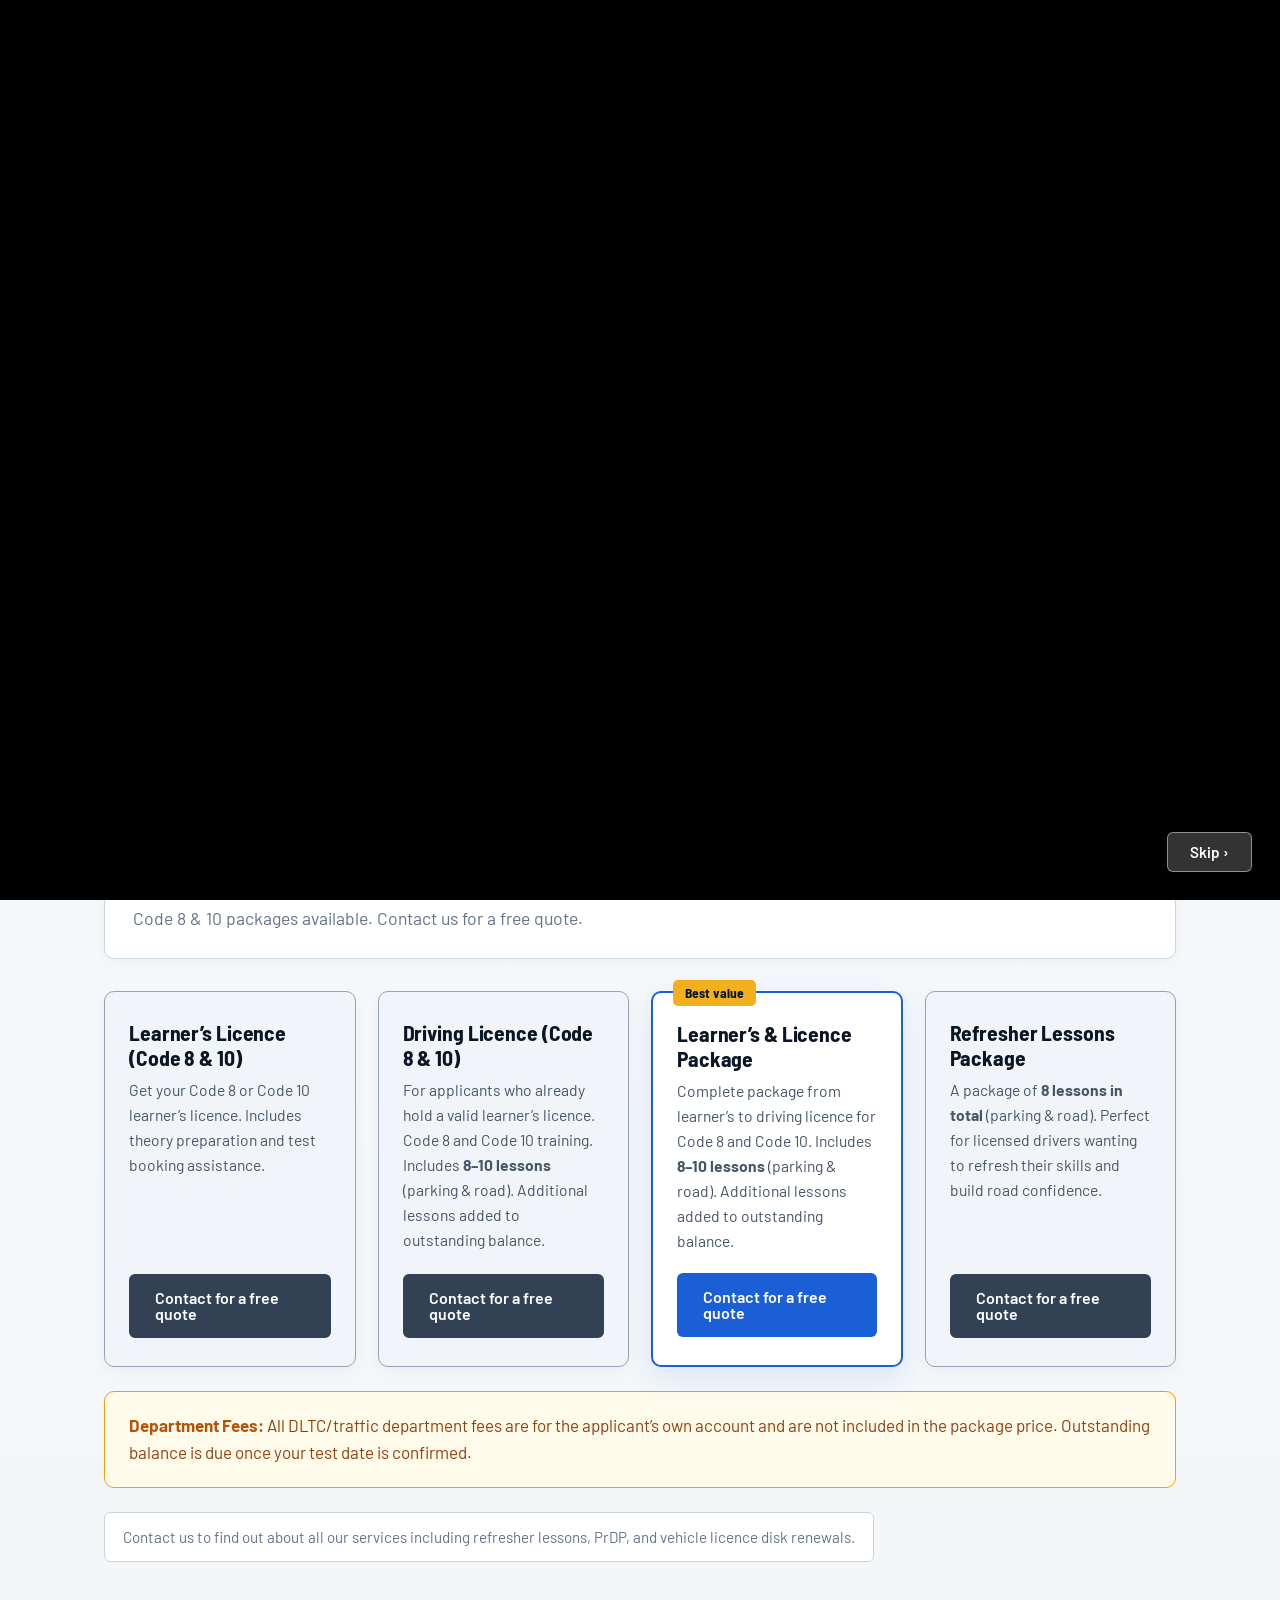
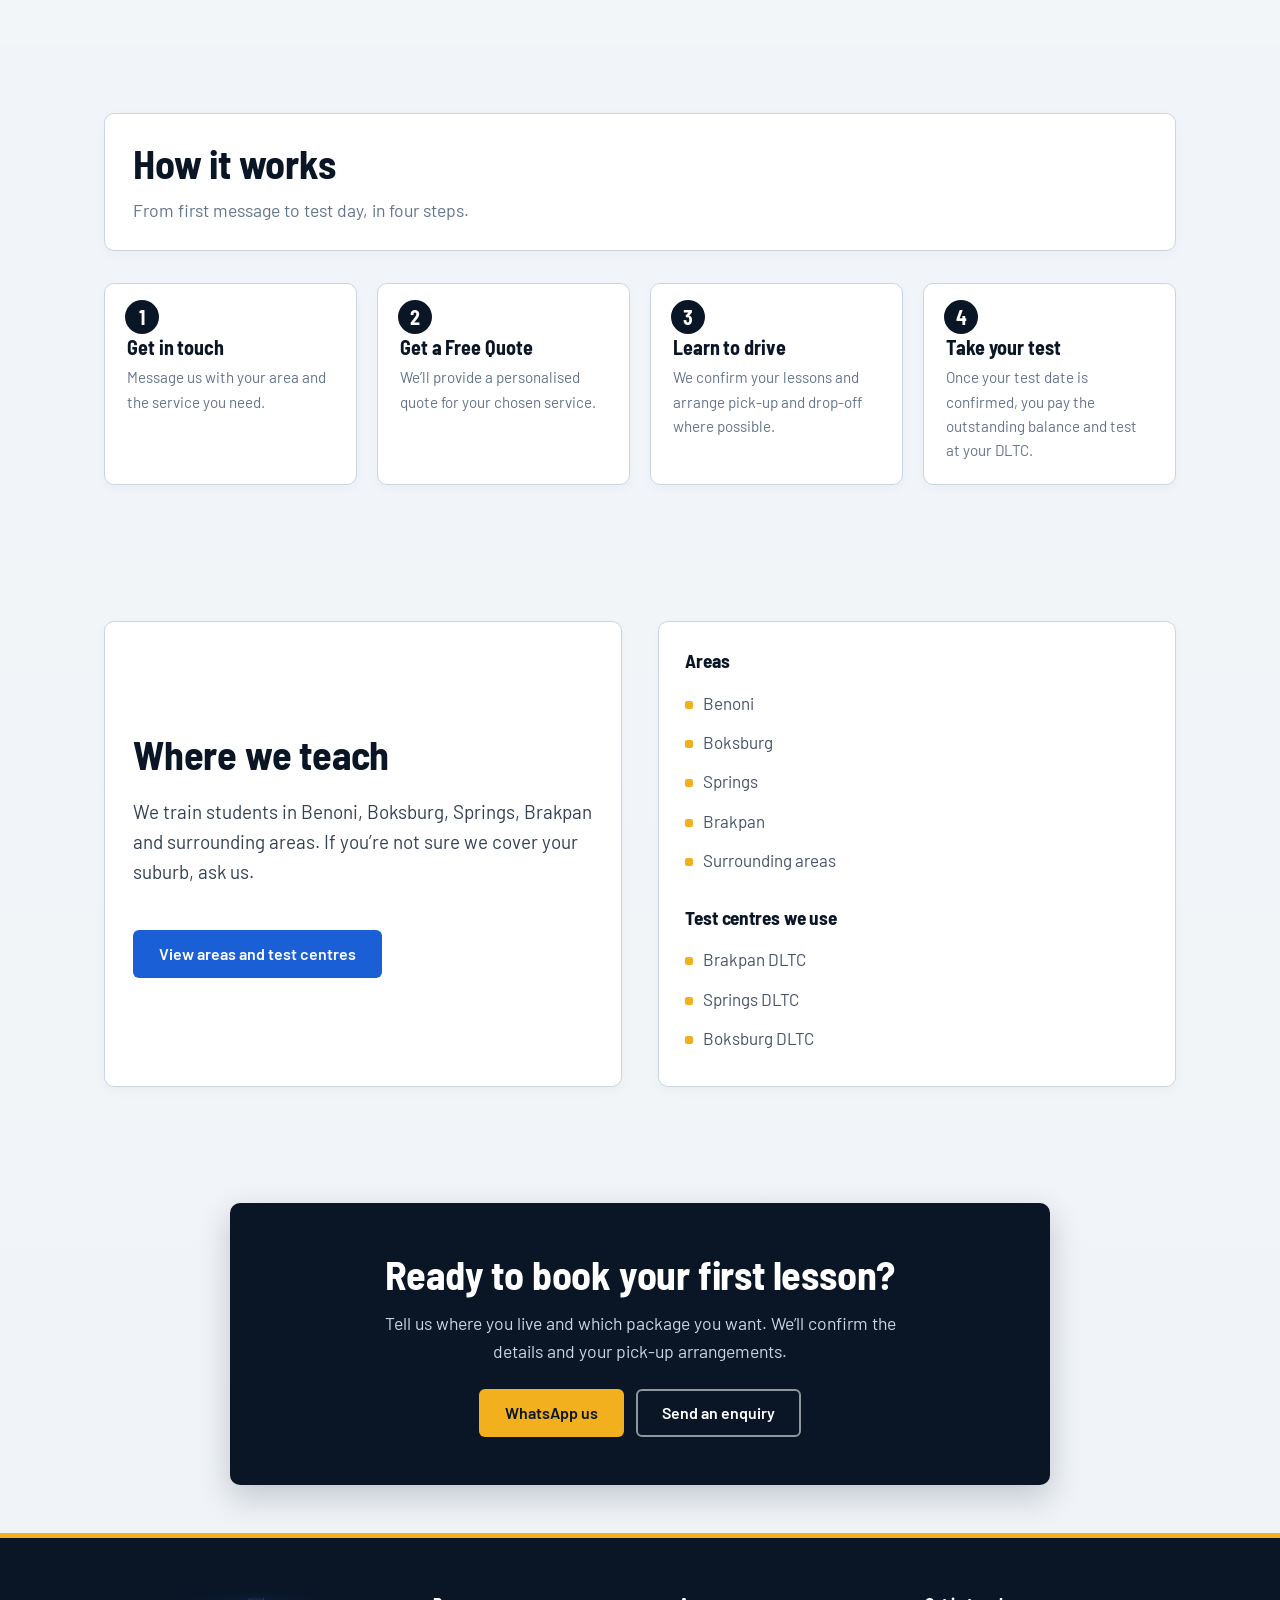
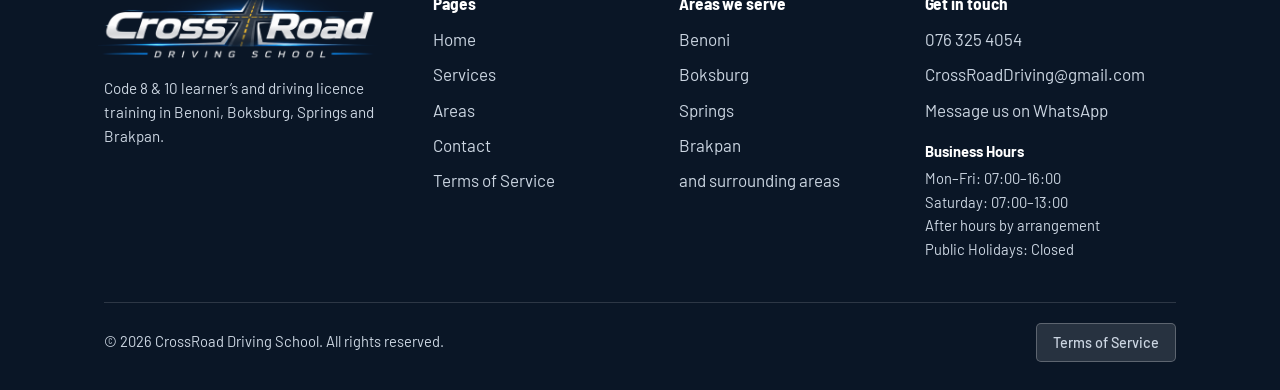
<file: index.html>
<!DOCTYPE html>
<html lang="en-ZA">
<head>
<meta charset="utf-8">
<meta name="viewport" content="width=device-width, initial-scale=1">
<title>CrossRoad Driving School | Driving lessons in Benoni, Boksburg, Springs &amp; Brakpan</title>
<meta name="description" content="Code 8 &amp; 10 learner&rsquo;s and driving licence training in Benoni, Boksburg, Springs and Brakpan. Refresher lessons, PrDP, licence disk renewals and booking assistance.">
<meta name="theme-color" content="#0A1626">
<meta property="og:type" content="website">
<meta property="og:title" content="CrossRoad Driving School | Driving lessons in Benoni, Boksburg, Springs &amp; Brakpan">
<meta property="og:description" content="Code 8 &amp; 10 learner&rsquo;s and driving licence training in Benoni, Boksburg, Springs and Brakpan. Refresher lessons, PrDP, licence disk renewals and booking assistance.">
<meta property="og:image" content="assets/og-image.jpg">
<link rel="icon" href="assets/favicon.svg" type="image/svg+xml">
<link rel="apple-touch-icon" href="assets/apple-touch-icon.png">
<link rel="preconnect" href="https://fonts.googleapis.com">
<link rel="preconnect" href="https://fonts.gstatic.com" crossorigin>
<link href="https://fonts.googleapis.com/css2?family=Barlow:wght@400;500;600&amp;family=Barlow+Semi+Condensed:wght@600;700&amp;display=swap" rel="stylesheet">
<link rel="stylesheet" href="css/styles.css">
</head>
<body>

<div class="intro-overlay" id="intro-overlay">
  <video class="intro-video" id="intro-video" src="assets/Intro.mp4" autoplay playsinline webkit-playsinline muted preload="auto"></video>
  <audio id="intro-audio" src="assets/Intro.mp4" preload="auto" style="display:none"></audio>
  <button class="intro-skip" id="intro-skip">Skip &#8250;</button>
</div>

<a class="skip-link" href="#main">Skip to content</a>
<header class="site-header">
  <div class="container header-inner">
    <a class="brand" href="index.html" aria-label="CrossRoad Driving School, home"><img src="assets/logo-light.png" alt="CrossRoad Driving School" width="1000" height="235"></a>
    <button class="nav-toggle" type="button" aria-expanded="false" aria-controls="site-nav"><span class="sr-only">Menu</span><span class="bars" aria-hidden="true"></span></button>
    <nav id="site-nav" class="nav" aria-label="Main">
      <ul>
        <li><a href="index.html" aria-current="page">Home</a></li>
        <li><a href="services.html">Services</a></li>
        <li><a href="areas.html">Areas</a></li>
        <li><a href="contact.html">Contact</a></li>
      </ul>
      <a class="btn btn--blue" data-whatsapp href="contact.html">WhatsApp us</a>
    </nav>
  </div>
</header>
<main id="main">
<script type="application/ld+json">{"@context": "https://schema.org", "@type": "LocalBusiness", "name": "CrossRoad Driving School", "description": "Code 8 & 10 learner's and driving licence training in Benoni, Boksburg, Springs and Brakpan.", "areaServed": [{"@type": "City", "name": "Benoni"}, {"@type": "City", "name": "Boksburg"}, {"@type": "City", "name": "Springs"}, {"@type": "City", "name": "Brakpan"}], "address": {"@type": "PostalAddress", "addressCountry": "ZA", "addressRegion": "Gauteng"}}</script>
<section class="hero">
  <div class="container hero-grid">
    <div class="hero-card">
      <h1>Learn to drive with confidence.</h1>
      <p class="lead">Code 8 &amp; 10 learner&rsquo;s and driving licence training in Benoni, Boksburg, Springs, Brakpan and surrounding areas. Pick-up and drop-off available depending on your location.</p>
      <div class="btn-row">
        <a class="btn btn--yellow" href="services.html">Our Services</a>
        <a class="btn btn--outline-light" href="contact.html">Contact us</a>
      </div>
      <p class="hero-note">Your test is booked at the Brakpan, Springs or Boksburg DLTC.</p>
    </div>
    <div class="signpost-card">
      <nav class="signpost" aria-label="Areas we serve">
        <a class="sign" href="areas.html#benoni">Benoni</a>
        <a class="sign sign--left" href="areas.html#boksburg">Boksburg</a>
        <a class="sign" href="areas.html#springs">Springs</a>
        <a class="sign sign--left" href="areas.html#brakpan">Brakpan</a>
      </nav>
      <p class="signpost-caption">and surrounding areas</p>
    </div>
  </div>
</section>

<section class="strip" aria-label="Why choose us">
  <div class="container">
    <ul class="strip-grid">
      <li class="strip-item"><svg viewBox="0 0 24 24" fill="none" stroke="currentColor" stroke-width="1.8" stroke-linecap="round" stroke-linejoin="round" aria-hidden="true"><path d="M3 12V4h8l10 10-8 8L3 12z"/><circle cx="7.5" cy="8.5" r="1.2"/></svg><div><strong>Code 8 &amp; 10</strong><span>Code 8 &amp; 10 learner&rsquo;s and driving licence training.</span></div></li>
      <li class="strip-item"><svg viewBox="0 0 24 24" fill="none" stroke="currentColor" stroke-width="1.8" stroke-linecap="round" stroke-linejoin="round" aria-hidden="true"><rect x="4" y="10" width="16" height="11" rx="2"/><path d="M8 10V7a4 4 0 018 0v3"/></svg><div><strong>Booking Assistance</strong><span>We handle your DLTC test bookings for you.</span></div></li>
      <li class="strip-item"><svg viewBox="0 0 24 24" fill="none" stroke="currentColor" stroke-width="1.8" stroke-linecap="round" stroke-linejoin="round" aria-hidden="true"><path d="M12 21s7-6.2 7-11.5A7 7 0 005 9.5C5 14.8 12 21 12 21z"/><circle cx="12" cy="9.5" r="2.5"/></svg><div><strong>Pick-up and drop-off</strong><span>Available depending on your location. Rates vary by distance.</span></div></li>
    </ul>
  </div>
</section>

<section class="section" id="packages">
  <div class="container">
    <div class="section-head">
      <h2>Choose your package</h2>
      <p>Code 8 &amp; 10 packages available. Contact us for a free quote.</p>
    </div>
    <div class="plans">
      <!-- Learner's only -->
      <article class="plan">
        <h3>Learner&rsquo;s Licence (Code 8 &amp; 10)</h3>
        <p class="plan-desc">Get your Code 8 or Code 10 learner&rsquo;s licence. Includes theory preparation and test booking assistance.</p>
        <a class="btn btn--gray" href="contact.html" style="margin-top:auto">Contact for a free quote</a>
      </article>

      <!-- Licence only -->
      <article class="plan">
        <h3>Driving Licence (Code 8 &amp; 10)</h3>
        <p class="plan-desc">For applicants who already hold a valid learner&rsquo;s licence. Code 8 and Code 10 training. Includes <strong>8&ndash;10 lessons</strong> (parking &amp; road). Additional lessons added to outstanding balance.</p>
        <a class="btn btn--gray" href="contact.html" style="margin-top:auto">Contact for a free quote</a>
      </article>

      <!-- Combo package (Best value) -->
      <article class="plan plan--best">
        <span class="badge">Best value</span>
        <h3>Learner&rsquo;s &amp; Licence Package</h3>
        <p class="plan-desc">Complete package from learner&rsquo;s to driving licence for Code 8 and Code 10. Includes <strong>8&ndash;10 lessons</strong> (parking &amp; road). Additional lessons added to outstanding balance.</p>
        <a class="btn btn--blue" href="contact.html" style="margin-top:auto">Contact for a free quote</a>
      </article>

      <!-- Refresher lessons -->
      <article class="plan">
        <h3>Refresher Lessons Package</h3>
        <p class="plan-desc">A package of <strong>8 lessons in total</strong> (parking &amp; road). Perfect for licensed drivers wanting to refresh their skills and build road confidence.</p>
        <a class="btn btn--gray" href="contact.html" style="margin-top:auto">Contact for a free quote</a>
      </article>
    </div>

    <div class="notice-box">
      <p><strong>Department Fees:</strong> All DLTC/traffic department fees are for the applicant&rsquo;s own account and are not included in the package price. Outstanding balance is due once your test date is confirmed.</p>
    </div>
    <p class="fine">Contact us to find out about all our services including refresher lessons, PrDP, and vehicle licence disk renewals.</p>
  </div>
</section>

<section class="section section--paper" id="how-it-works">
  <div class="container">
    <div class="section-head">
      <h2>How it works</h2>
      <p>From first message to test day, in four steps.</p>
    </div>
    <ol class="steps">
      <li><h3>Get in touch</h3><p>Message us with your area and the service you need.</p></li>
      <li><h3>Get a Free Quote</h3><p>We&rsquo;ll provide a personalised quote for your chosen service.</p></li>
      <li><h3>Learn to drive</h3><p>We confirm your lessons and arrange pick-up and drop-off where possible.</p></li>
      <li><h3>Take your test</h3><p>Once your test date is confirmed, you pay the outstanding balance and test at your DLTC.</p></li>
    </ol>
  </div>
</section>

<section class="section" id="areas">
  <div class="container split">
    <div class="text-block">
      <h2>Where we teach</h2>
      <p class="lead">We train students in Benoni, Boksburg, Springs, Brakpan and surrounding areas. If you&rsquo;re not sure we cover your suburb, ask us.</p>
      <div class="btn-row"><a class="btn btn--blue" href="areas.html">View areas and test centres</a></div>
    </div>
    <div class="panel">
      <h3>Areas</h3>
      <ul class="tick-list"><li>Benoni</li><li>Boksburg</li><li>Springs</li><li>Brakpan</li><li>Surrounding areas</li></ul>
      <h3>Test centres we use</h3>
      <ul class="tick-list"><li>Brakpan DLTC</li><li>Springs DLTC</li><li>Boksburg DLTC</li></ul>
    </div>
  </div>
</section>
<section class="cta-band">
  <div class="container">
    <div class="cta-card">
      <h2>Ready to book your first lesson?</h2>
      <p>Tell us where you live and which package you want. We&rsquo;ll confirm the details and your pick-up arrangements.</p>
      <div class="btn-row">
        <a class="btn btn--yellow" data-whatsapp href="contact.html">WhatsApp us</a>
        <a class="btn btn--outline-light" href="contact.html">Send an enquiry</a>
      </div>
    </div>
  </div>
</section>
</main>
<footer class="site-footer">
  <div class="container">
    <div class="footer-grid">
      <div>
        <a class="footer-logo" href="index.html" aria-label="CrossRoad Driving School, home"><img src="assets/logo-dark.png" alt="CrossRoad Driving School" width="1200" height="288" loading="lazy"></a>
        <p class="footer-about">Code 8 &amp; 10 learner&rsquo;s and driving licence training in Benoni, Boksburg, Springs and Brakpan.</p>
      </div>
      <div>
        <h3>Pages</h3>
        <ul>
          <li><a href="index.html">Home</a></li>
          <li><a href="services.html">Services</a></li>
          <li><a href="areas.html">Areas</a></li>
          <li><a href="contact.html">Contact</a></li>
          <li><a href="tos.html">Terms of Service</a></li>
        </ul>
      </div>
      <div>
        <h3>Areas we serve</h3>
        <ul>
          <li><a href="areas.html#benoni">Benoni</a></li>
          <li><a href="areas.html#boksburg">Boksburg</a></li>
          <li><a href="areas.html#springs">Springs</a></li>
          <li><a href="areas.html#brakpan">Brakpan</a></li>
          <li>and surrounding areas</li>
        </ul>
      </div>
      <div>
        <h3>Get in touch</h3>
        <ul>
          <li><a data-phone href="contact.html"><span data-phone-text>Call us</span></a></li>
          <li><a data-email href="contact.html"><span data-email-text>Email us</span></a></li>
          <li><a data-whatsapp href="contact.html">Message us on WhatsApp</a></li>
        </ul>
        <div style="margin-top:16px;font-size:.92rem;color:var(--on-dark);">
          <strong style="color:#fff;display:block;margin-bottom:4px;">Business Hours</strong>
          Mon&ndash;Fri: 07:00&ndash;16:00<br>
          Saturday: 07:00&ndash;13:00<br>
          After hours by arrangement<br>
          Public Holidays: Closed
        </div>
      </div>
    </div>
    <div class="footer-bottom">
      <span>&copy; 2026 CrossRoad Driving School. All rights reserved.</span>
      <a class="btn-tos" href="tos.html">Terms of Service</a>
    </div>
  </div>
</footer>
<script src="js/config.js"></script>
<script src="js/main.js"></script>
<script>
(function(){
  var overlay = document.getElementById('intro-overlay');
  var video = document.getElementById('intro-video');
  var audio = document.getElementById('intro-audio');
  var skip = document.getElementById('intro-skip');
  if(!overlay) return;

  // ONLY show when entering the website for the first time
  if(sessionStorage.getItem('crossroad_intro_seen') === 'true'){
    overlay.remove();
    return;
  }

  document.body.style.overflow = 'hidden';

  function dismiss(){
    sessionStorage.setItem('crossroad_intro_seen', 'true');
    overlay.classList.add('fade-out');
    document.body.style.overflow = '';
    if(audio){ audio.pause(); audio.src = ''; }
    setTimeout(function(){ overlay.remove(); }, 650);
  }

  video.addEventListener('ended', dismiss);
  skip.addEventListener('click', dismiss);

  // Attempt video playback on mobile & desktop
  var playPromise = video.play();
  if (playPromise !== undefined) {
    playPromise.then(function(){
      if(audio){ audio.play().catch(function(){}); }
    }).catch(function(){
      // Autoplay with sound restricted, mute and play video
      video.muted = true;
      video.play().catch(function(){});
    });
  }

  // Dismiss on click anywhere if desired, or skip button
  overlay.addEventListener('click', function(e){
    if(e.target === skip) return;
    if(audio && audio.paused){
      audio.play().catch(function(){});
    }
  });
})();
</script>
</body>
</html>
</file>
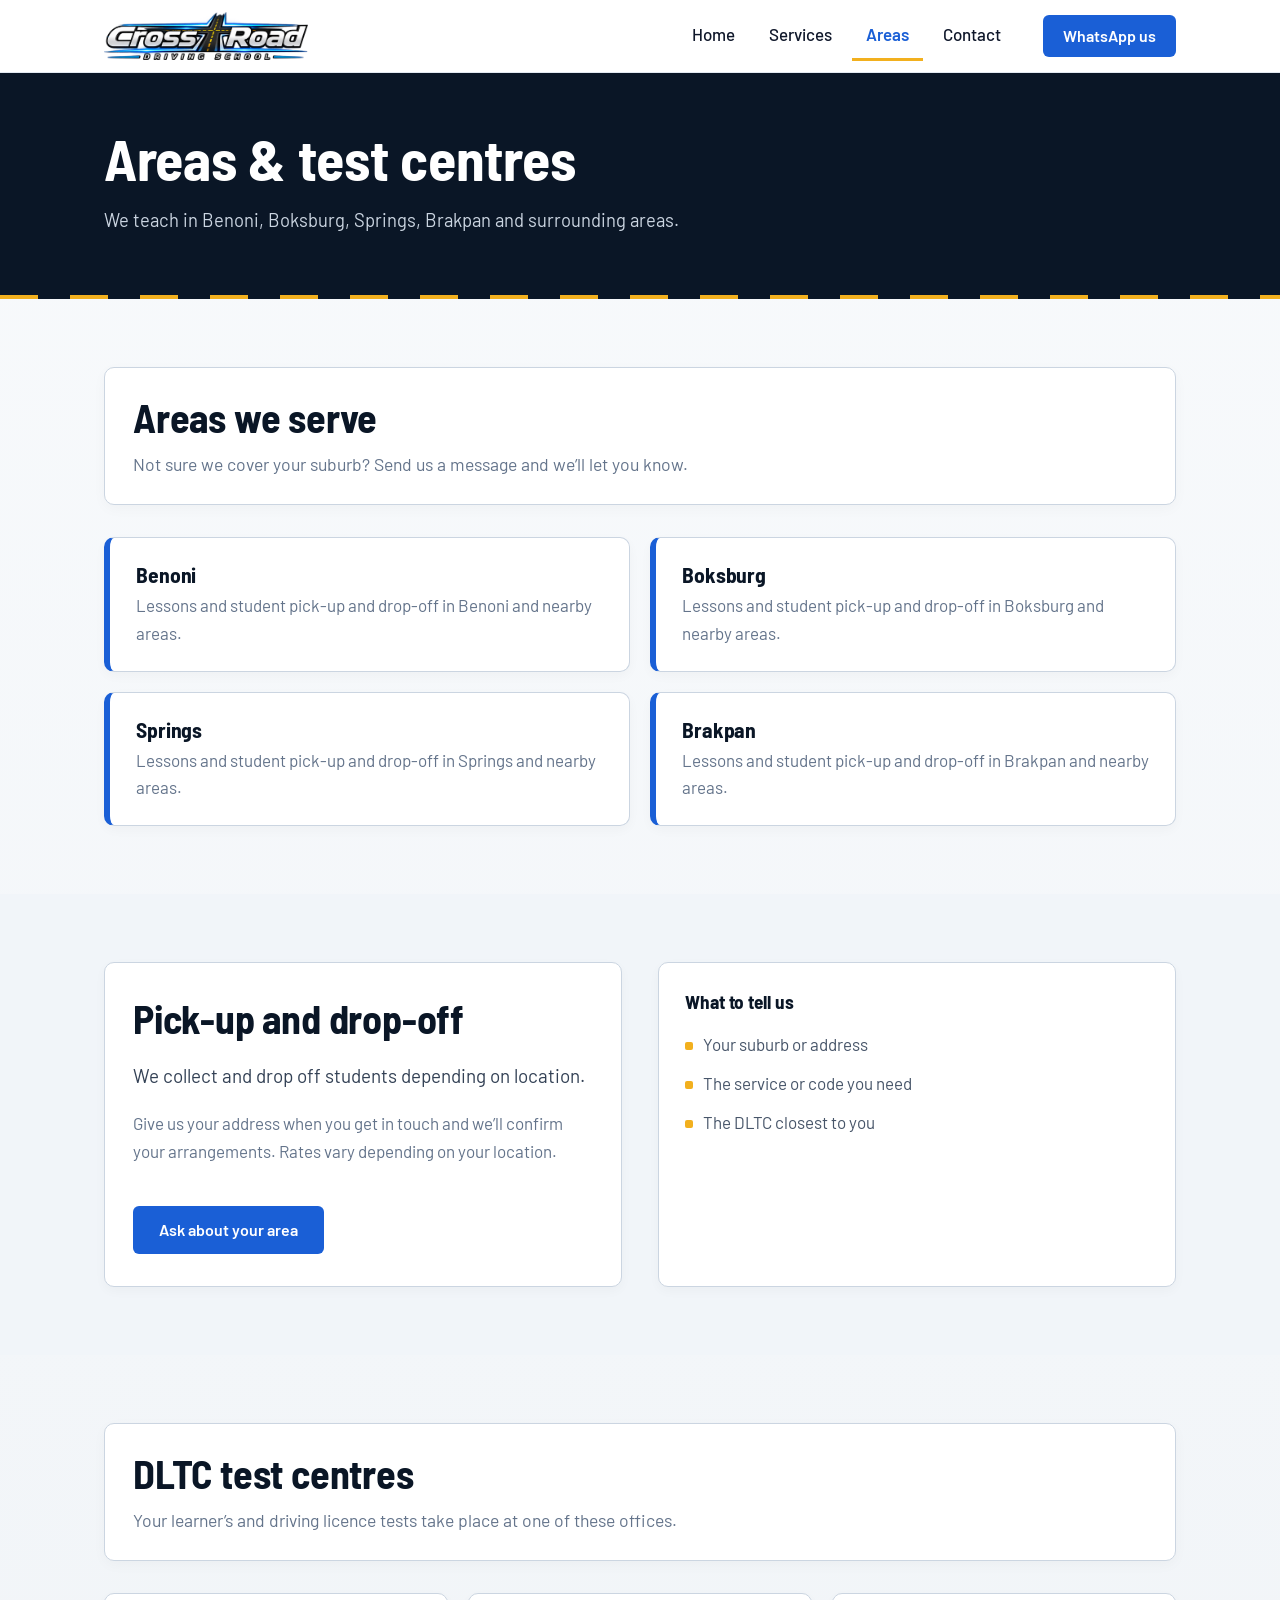
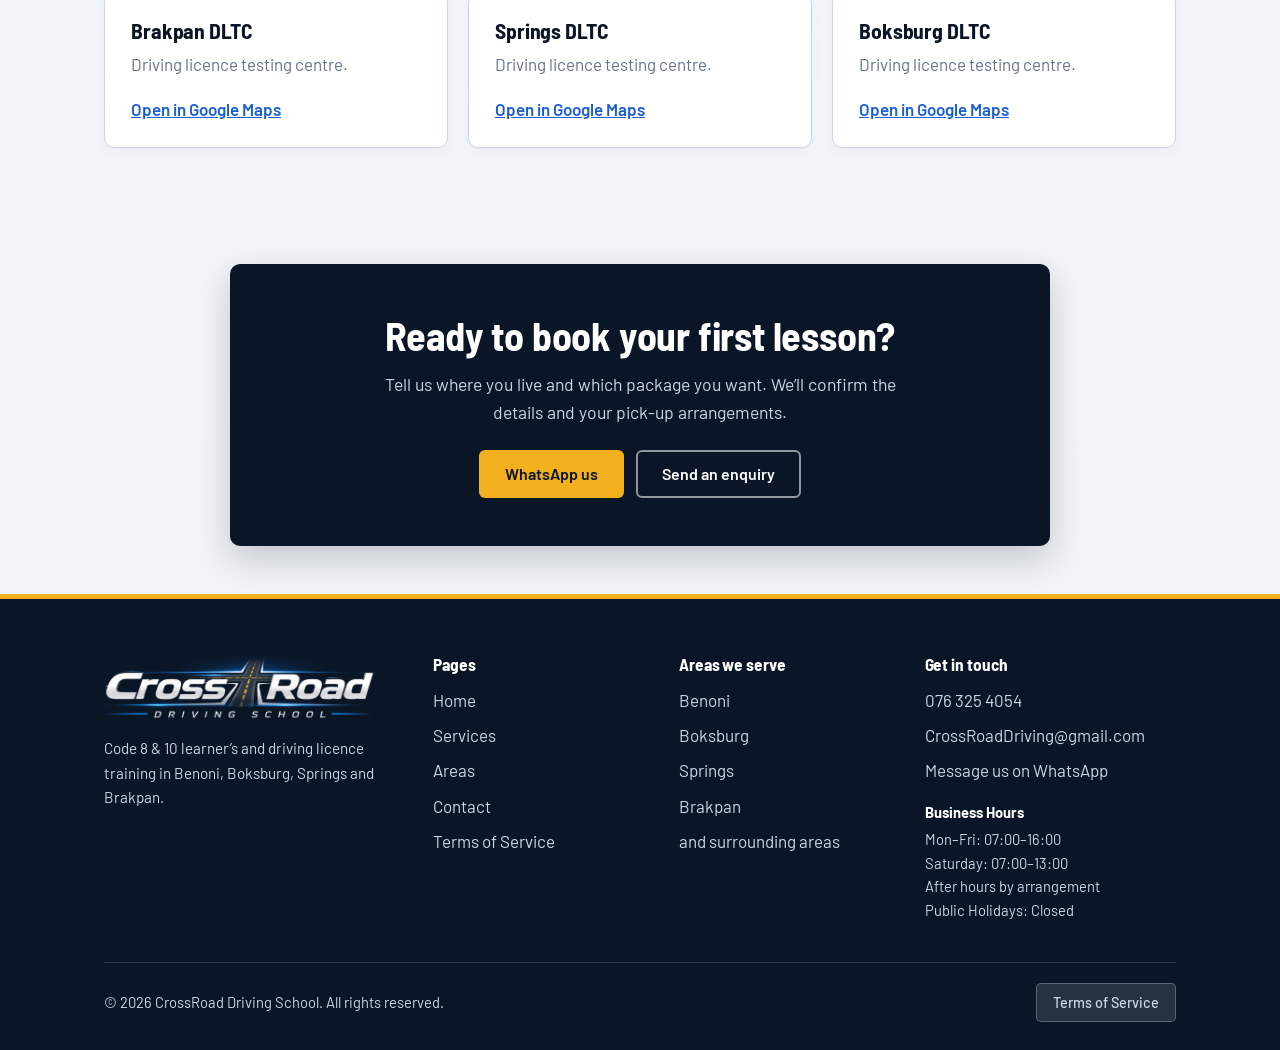
<file: areas.html>
<!DOCTYPE html>
<html lang="en-ZA">
<head>
<meta charset="utf-8">
<meta name="viewport" content="width=device-width, initial-scale=1">
<title>Areas &amp; test centres | CrossRoad Driving School</title>
<meta name="description" content="We teach in Benoni, Boksburg, Springs, Brakpan and surrounding areas, and use the Brakpan, Springs and Boksburg DLTC offices.">
<meta name="theme-color" content="#0A1626">
<meta property="og:type" content="website">
<meta property="og:title" content="Areas &amp; test centres | CrossRoad Driving School">
<meta property="og:description" content="We teach in Benoni, Boksburg, Springs, Brakpan and surrounding areas, and use the Brakpan, Springs and Boksburg DLTC offices.">
<meta property="og:image" content="assets/og-image.jpg">
<link rel="icon" href="assets/favicon.svg" type="image/svg+xml">
<link rel="apple-touch-icon" href="assets/apple-touch-icon.png">
<link rel="preconnect" href="https://fonts.googleapis.com">
<link rel="preconnect" href="https://fonts.gstatic.com" crossorigin>
<link href="https://fonts.googleapis.com/css2?family=Barlow:wght@400;500;600&amp;family=Barlow+Semi+Condensed:wght@600;700&amp;display=swap" rel="stylesheet">
<link rel="stylesheet" href="css/styles.css">
</head>
<body>

<a class="skip-link" href="#main">Skip to content</a>
<header class="site-header">
  <div class="container header-inner">
    <a class="brand" href="index.html" aria-label="CrossRoad Driving School, home"><img src="assets/logo-light.png" alt="CrossRoad Driving School" width="1000" height="235"></a>
    <button class="nav-toggle" type="button" aria-expanded="false" aria-controls="site-nav"><span class="sr-only">Menu</span><span class="bars" aria-hidden="true"></span></button>
    <nav id="site-nav" class="nav" aria-label="Main">
      <ul>
        <li><a href="index.html">Home</a></li>
        <li><a href="services.html">Services</a></li>
        <li><a href="areas.html" aria-current="page">Areas</a></li>
        <li><a href="contact.html">Contact</a></li>
      </ul>
      <a class="btn btn--blue" data-whatsapp href="contact.html">WhatsApp us</a>
    </nav>
  </div>
</header>
<main id="main">
<section class="page-hero">
  <div class="container">
    <div class="page-hero-card">
      <h1>Areas &amp; test centres</h1>
      <p>We teach in Benoni, Boksburg, Springs, Brakpan and surrounding areas.</p>
    </div>
  </div>
</section>

<section class="section">
  <div class="container">
    <div class="section-head"><h2>Areas we serve</h2><p>Not sure we cover your suburb? Send us a message and we&rsquo;ll let you know.</p></div>
    <div class="town-grid">
      <article class="town" id="benoni"><h3>Benoni</h3><p>Lessons and student pick-up and drop-off in Benoni and nearby areas.</p></article>
      <article class="town" id="boksburg"><h3>Boksburg</h3><p>Lessons and student pick-up and drop-off in Boksburg and nearby areas.</p></article>
      <article class="town" id="springs"><h3>Springs</h3><p>Lessons and student pick-up and drop-off in Springs and nearby areas.</p></article>
      <article class="town" id="brakpan"><h3>Brakpan</h3><p>Lessons and student pick-up and drop-off in Brakpan and nearby areas.</p></article>
    </div>
  </div>
</section>

<section class="section section--paper">
  <div class="container split">
    <div class="text-block">
      <h2>Pick-up and drop-off</h2>
      <p class="lead">We collect and drop off students depending on location.</p>
      <p class="muted">Give us your address when you get in touch and we&rsquo;ll confirm your arrangements. Rates vary depending on your location.</p>
      <div class="btn-row"><a class="btn btn--blue" href="contact.html">Ask about your area</a></div>
    </div>
    <div class="panel">
      <h3>What to tell us</h3>
      <ul class="tick-list"><li>Your suburb or address</li><li>The service or code you need</li><li>The DLTC closest to you</li></ul>
    </div>
  </div>
</section>

<section class="section">
  <div class="container">
    <div class="section-head"><h2>DLTC test centres</h2><p>Your learner&rsquo;s and driving licence tests take place at one of these offices.</p></div>
    <div class="dltc-grid">
      <article class="dltc"><h3>Brakpan DLTC</h3><p class="muted">Driving licence testing centre.</p><a href="https://www.google.com/maps/search/?api=1&amp;query=Brakpan+DLTC" target="_blank" rel="noopener">Open in Google Maps<span class="sr-only"> (opens in a new tab)</span></a></article>
      <article class="dltc"><h3>Springs DLTC</h3><p class="muted">Driving licence testing centre.</p><a href="https://www.google.com/maps/search/?api=1&amp;query=Springs+DLTC" target="_blank" rel="noopener">Open in Google Maps<span class="sr-only"> (opens in a new tab)</span></a></article>
      <article class="dltc"><h3>Boksburg DLTC</h3><p class="muted">Driving licence testing centre.</p><a href="https://www.google.com/maps/search/?api=1&amp;query=Boksburg+DLTC" target="_blank" rel="noopener">Open in Google Maps<span class="sr-only"> (opens in a new tab)</span></a></article>
    </div>
  </div>
</section>
<section class="cta-band">
  <div class="container">
    <div class="cta-card">
      <h2>Ready to book your first lesson?</h2>
      <p>Tell us where you live and which package you want. We&rsquo;ll confirm the details and your pick-up arrangements.</p>
      <div class="btn-row">
        <a class="btn btn--yellow" data-whatsapp href="contact.html">WhatsApp us</a>
        <a class="btn btn--outline-light" href="contact.html">Send an enquiry</a>
      </div>
    </div>
  </div>
</section>
</main>
<footer class="site-footer">
  <div class="container">
    <div class="footer-grid">
      <div>
        <a class="footer-logo" href="index.html" aria-label="CrossRoad Driving School, home"><img src="assets/logo-dark.png" alt="CrossRoad Driving School" width="1200" height="288" loading="lazy"></a>
        <p class="footer-about">Code 8 &amp; 10 learner&rsquo;s and driving licence training in Benoni, Boksburg, Springs and Brakpan.</p>
      </div>
      <div>
        <h3>Pages</h3>
        <ul>
          <li><a href="index.html">Home</a></li>
          <li><a href="services.html">Services</a></li>
          <li><a href="areas.html">Areas</a></li>
          <li><a href="contact.html">Contact</a></li>
          <li><a href="tos.html">Terms of Service</a></li>
        </ul>
      </div>
      <div>
        <h3>Areas we serve</h3>
        <ul>
          <li><a href="areas.html#benoni">Benoni</a></li>
          <li><a href="areas.html#boksburg">Boksburg</a></li>
          <li><a href="areas.html#springs">Springs</a></li>
          <li><a href="areas.html#brakpan">Brakpan</a></li>
          <li>and surrounding areas</li>
        </ul>
      </div>
      <div>
        <h3>Get in touch</h3>
        <ul>
          <li><a data-phone href="contact.html"><span data-phone-text>Call us</span></a></li>
          <li><a data-email href="contact.html"><span data-email-text>Email us</span></a></li>
          <li><a data-whatsapp href="contact.html">Message us on WhatsApp</a></li>
        </ul>
        <div style="margin-top:16px;font-size:.92rem;color:var(--on-dark);">
          <strong style="color:#fff;display:block;margin-bottom:4px;">Business Hours</strong>
          Mon&ndash;Fri: 07:00&ndash;16:00<br>
          Saturday: 07:00&ndash;13:00<br>
          After hours by arrangement<br>
          Public Holidays: Closed
        </div>
      </div>
    </div>
    <div class="footer-bottom">
      <span>&copy; 2026 CrossRoad Driving School. All rights reserved.</span>
      <a class="btn-tos" href="tos.html">Terms of Service</a>
    </div>
  </div>
</footer>
<script src="js/config.js"></script>
<script src="js/main.js"></script>
</body>
</html>
</file>
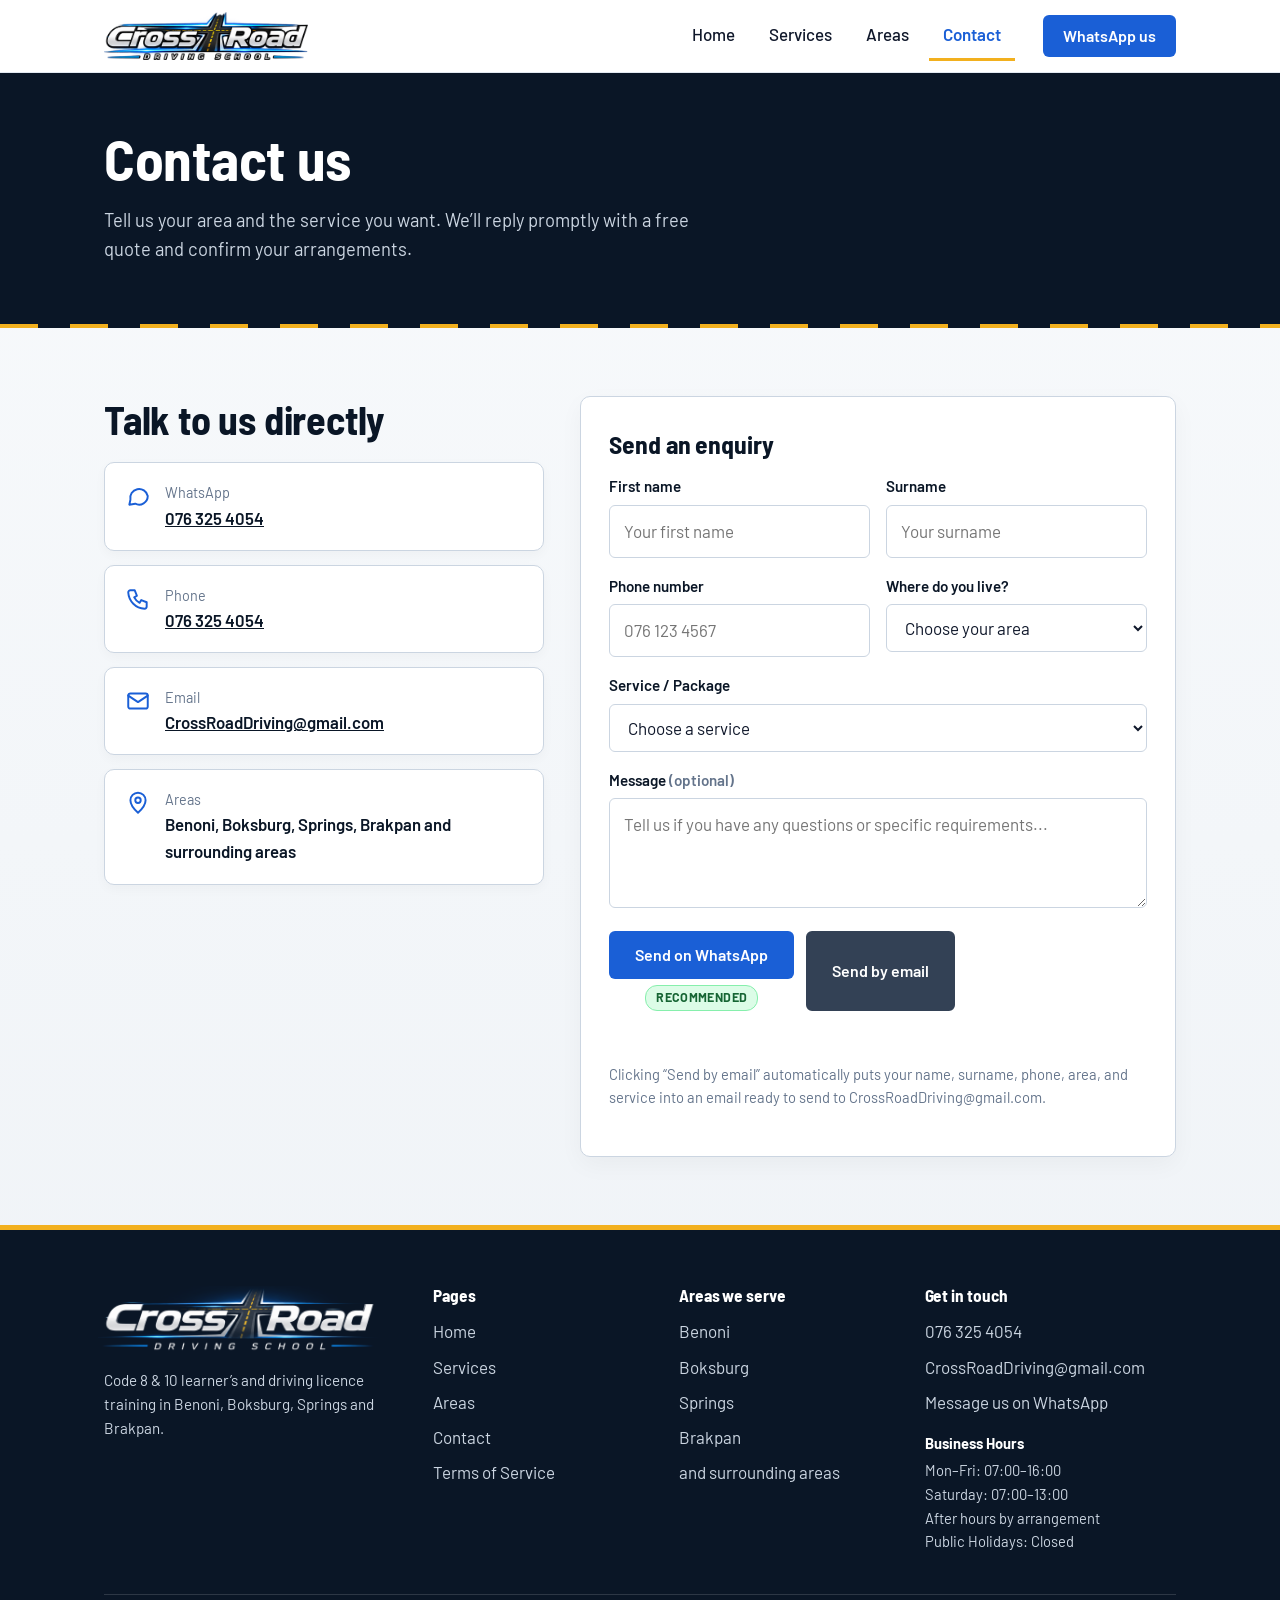
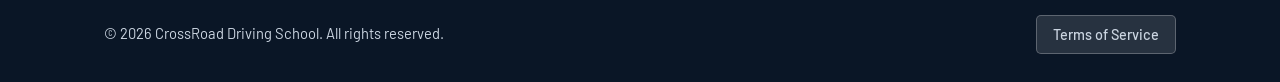
<file: contact.html>
<!DOCTYPE html>
<html lang="en-ZA">
<head>
<meta charset="utf-8">
<meta name="viewport" content="width=device-width, initial-scale=1">
<title>Contact | CrossRoad Driving School</title>
<meta name="description" content="Contact CrossRoad Driving School to book driving lessons in Benoni, Boksburg, Springs or Brakpan.">
<meta name="theme-color" content="#0A1626">
<meta property="og:type" content="website">
<meta property="og:title" content="Contact | CrossRoad Driving School">
<meta property="og:description" content="Contact CrossRoad Driving School to book driving lessons in Benoni, Boksburg, Springs or Brakpan.">
<meta property="og:image" content="assets/og-image.jpg">
<link rel="icon" href="assets/favicon.svg" type="image/svg+xml">
<link rel="apple-touch-icon" href="assets/apple-touch-icon.png">
<link rel="preconnect" href="https://fonts.googleapis.com">
<link rel="preconnect" href="https://fonts.gstatic.com" crossorigin>
<link href="https://fonts.googleapis.com/css2?family=Barlow:wght@400;500;600&amp;family=Barlow+Semi+Condensed:wght@600;700&amp;display=swap" rel="stylesheet">
<link rel="stylesheet" href="css/styles.css">
</head>
<body>

<a class="skip-link" href="#main">Skip to content</a>
<header class="site-header">
  <div class="container header-inner">
    <a class="brand" href="index.html" aria-label="CrossRoad Driving School, home"><img src="assets/logo-light.png" alt="CrossRoad Driving School" width="1000" height="235"></a>
    <button class="nav-toggle" type="button" aria-expanded="false" aria-controls="site-nav"><span class="sr-only">Menu</span><span class="bars" aria-hidden="true"></span></button>
    <nav id="site-nav" class="nav" aria-label="Main">
      <ul>
        <li><a href="index.html">Home</a></li>
        <li><a href="services.html">Services</a></li>
        <li><a href="areas.html">Areas</a></li>
        <li><a href="contact.html" aria-current="page">Contact</a></li>
      </ul>
      <a class="btn btn--blue" data-whatsapp href="contact.html">WhatsApp us</a>
    </nav>
  </div>
</header>
<main id="main">
<section class="page-hero">
  <div class="container">
    <div class="page-hero-card">
      <h1>Contact us</h1>
      <p>Tell us your area and the service you want. We&rsquo;ll reply promptly with a free quote and confirm your arrangements.</p>
    </div>
  </div>
</section>

<section class="section">
  <div class="container contact-layout">
    <div>
      <h2>Talk to us directly</h2>
      <ul class="info-list">
        <li><svg viewBox="0 0 24 24" fill="none" stroke="currentColor" stroke-width="1.8" stroke-linecap="round" stroke-linejoin="round" aria-hidden="true"><path d="M21 12a8 8 0 01-11.6 7.1L4 20l1-4.6A8 8 0 1121 12z"/></svg><div><small>WhatsApp</small><a data-whatsapp href="#"><span data-phone-text>Message us</span></a></div></li>
        <li><svg viewBox="0 0 24 24" fill="none" stroke="currentColor" stroke-width="1.8" stroke-linecap="round" stroke-linejoin="round" aria-hidden="true"><path d="M5 4h4l2 5-2.5 1.5a11 11 0 005 5L15 13l5 2v4a2 2 0 01-2 2A16 16 0 013 6a2 2 0 012-2z"/></svg><div><small>Phone</small><a data-phone href="#"><span data-phone-text>Call us</span></a></div></li>
        <li><svg viewBox="0 0 24 24" fill="none" stroke="currentColor" stroke-width="1.8" stroke-linecap="round" stroke-linejoin="round" aria-hidden="true"><rect x="3" y="5" width="18" height="14" rx="2"/><path d="M3 7l9 6 9-6"/></svg><div><small>Email</small><a data-email href="#"><span data-email-text>CrossRoadDriving@gmail.com</span></a></div></li>
        <li><svg viewBox="0 0 24 24" fill="none" stroke="currentColor" stroke-width="1.8" stroke-linecap="round" stroke-linejoin="round" aria-hidden="true"><path d="M12 21s7-6.2 7-11.5A7 7 0 005 9.5C5 14.8 12 21 12 21z"/><circle cx="12" cy="9.5" r="2.5"/></svg><div><small>Areas</small><strong>Benoni, Boksburg, Springs, Brakpan and surrounding areas</strong></div></li>
      </ul>
    </div>

    <form class="form" id="enquiry">
      <h2>Send an enquiry</h2>
      <div class="field-row">
        <div class="field"><label for="firstName">First name</label><input id="firstName" name="firstName" type="text" autocomplete="given-name" placeholder="Your first name" required></div>
        <div class="field"><label for="surname">Surname</label><input id="surname" name="surname" type="text" autocomplete="family-name" placeholder="Your surname" required></div>
      </div>
      <div class="field-row">
        <div class="field"><label for="phone">Phone number</label><input id="phone" name="phone" type="tel" autocomplete="tel" placeholder="076 123 4567" required></div>
        <div class="field"><label for="area">Where do you live?</label>
          <select id="area" name="area" required>
            <option value="" disabled selected>Choose your area</option>
            <option>Benoni</option><option>Boksburg</option><option>Springs</option><option>Brakpan</option><option>Another area</option>
          </select>
        </div>
      </div>
      <div class="field"><label for="package">Service / Package</label>
        <select id="package" name="package" required>
          <option value="" disabled selected>Choose a service</option>
          <option>Learner&rsquo;s Licence (Code 8 &amp; 10)</option>
          <option>Driving Licence (Code 8 &amp; 10)</option>
          <option>Learner&rsquo;s &amp; Licence Package</option>
          <option>Refresher Lessons Package</option>
          <option>Vehicle Licence Disk Renewal</option>
          <option>PrDP</option>
          <option>Not sure yet</option>
        </select>
      </div>
      <div class="field"><label for="message">Message <span class="muted">(optional)</span></label><textarea id="message" name="message" placeholder="Tell us if you have any questions or specific requirements..."></textarea></div>
      <div class="btn-row" style="margin-top:8px">
        <div style="display:inline-flex;flex-direction:column;align-items:center;gap:6px">
          <button class="btn btn--blue" type="submit" data-channel="whatsapp">Send on WhatsApp</button>
          <span style="color:#166534;background:#DCFCE7;border:1px solid #86EFAC;padding:2px 10px;border-radius:12px;font-size:.78rem;font-weight:700;letter-spacing:.03em;text-transform:uppercase">Recommended</span>
        </div>
        <button class="btn btn--gray" type="submit" data-channel="email">Send by email</button>
      </div>
      <p class="form-status" id="form-status" role="status" aria-live="polite"></p>
      <p class="form-hint">Clicking &ldquo;Send by email&rdquo; automatically puts your name, surname, phone, area, and service into an email ready to send to CrossRoadDriving@gmail.com.</p>
    </form>
  </div>
</section>
</main>
<footer class="site-footer">
  <div class="container">
    <div class="footer-grid">
      <div>
        <a class="footer-logo" href="index.html" aria-label="CrossRoad Driving School, home"><img src="assets/logo-dark.png" alt="CrossRoad Driving School" width="1200" height="288" loading="lazy"></a>
        <p class="footer-about">Code 8 &amp; 10 learner&rsquo;s and driving licence training in Benoni, Boksburg, Springs and Brakpan.</p>
      </div>
      <div>
        <h3>Pages</h3>
        <ul>
          <li><a href="index.html">Home</a></li>
          <li><a href="services.html">Services</a></li>
          <li><a href="areas.html">Areas</a></li>
          <li><a href="contact.html">Contact</a></li>
          <li><a href="tos.html">Terms of Service</a></li>
        </ul>
      </div>
      <div>
        <h3>Areas we serve</h3>
        <ul>
          <li><a href="areas.html#benoni">Benoni</a></li>
          <li><a href="areas.html#boksburg">Boksburg</a></li>
          <li><a href="areas.html#springs">Springs</a></li>
          <li><a href="areas.html#brakpan">Brakpan</a></li>
          <li>and surrounding areas</li>
        </ul>
      </div>
      <div>
        <h3>Get in touch</h3>
        <ul>
          <li><a data-phone href="contact.html"><span data-phone-text>Call us</span></a></li>
          <li><a data-email href="contact.html"><span data-email-text>CrossRoadDriving@gmail.com</span></a></li>
          <li><a data-whatsapp href="contact.html">Message us on WhatsApp</a></li>
        </ul>
        <div style="margin-top:16px;font-size:.92rem;color:var(--on-dark);">
          <strong style="color:#fff;display:block;margin-bottom:4px;">Business Hours</strong>
          Mon&ndash;Fri: 07:00&ndash;16:00<br>
          Saturday: 07:00&ndash;13:00<br>
          After hours by arrangement<br>
          Public Holidays: Closed
        </div>
      </div>
    </div>
    <div class="footer-bottom">
      <span>&copy; 2026 CrossRoad Driving School. All rights reserved.</span>
      <a class="btn-tos" href="tos.html">Terms of Service</a>
    </div>
  </div>
</footer>
<script src="js/config.js"></script>
<script src="js/main.js"></script>
</body>
</html>
</file>
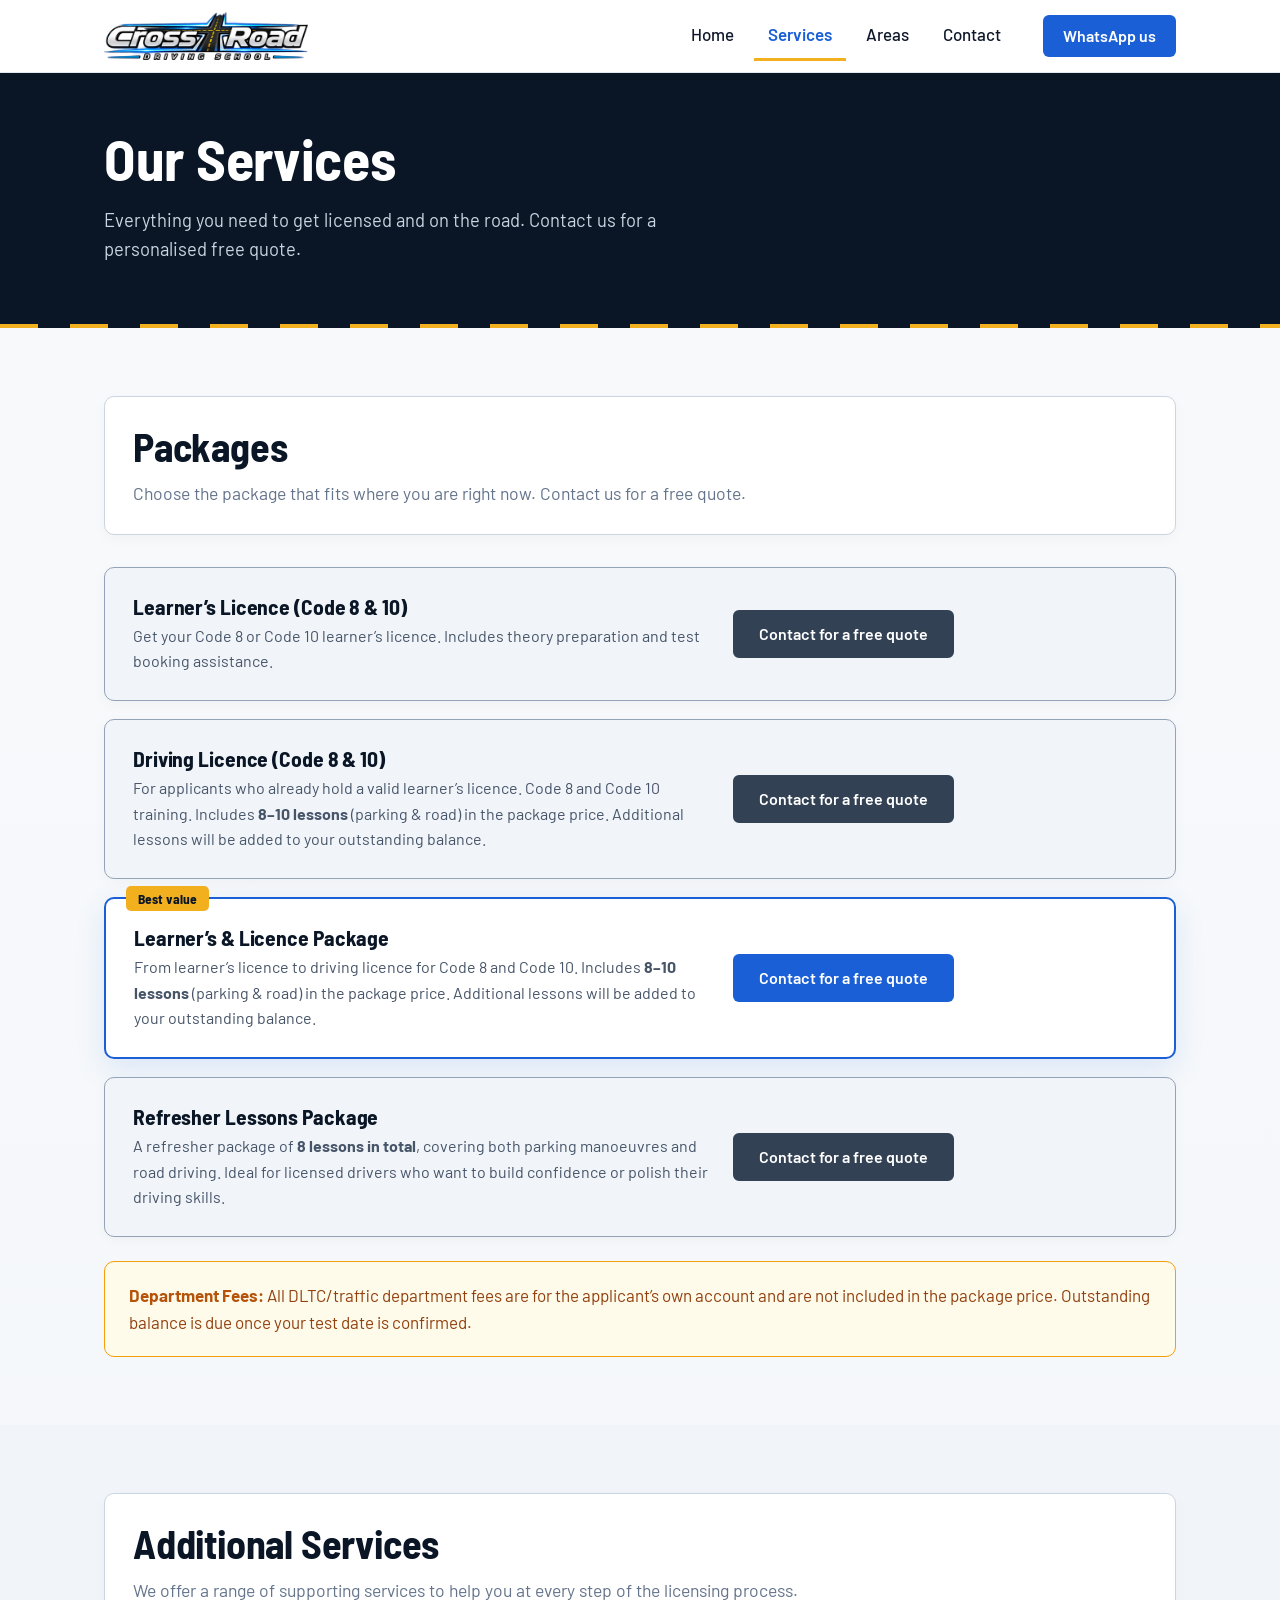
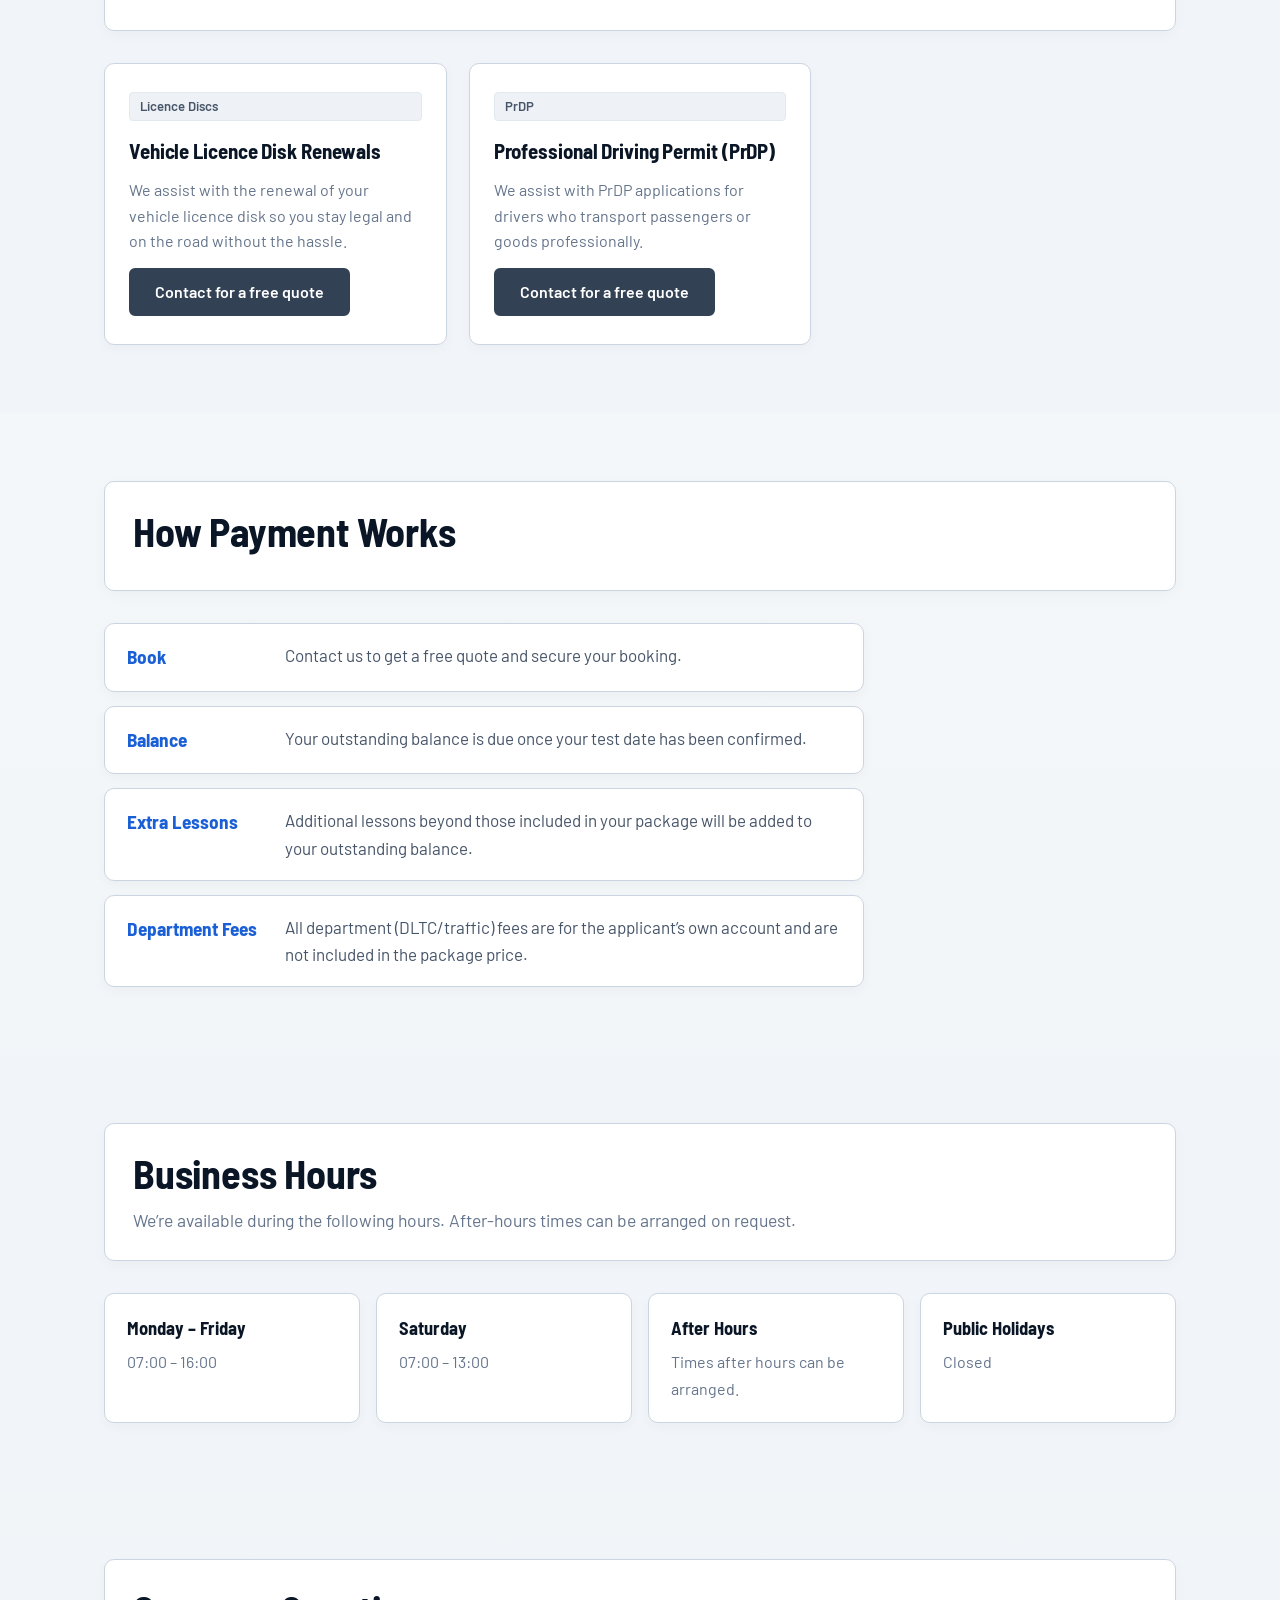
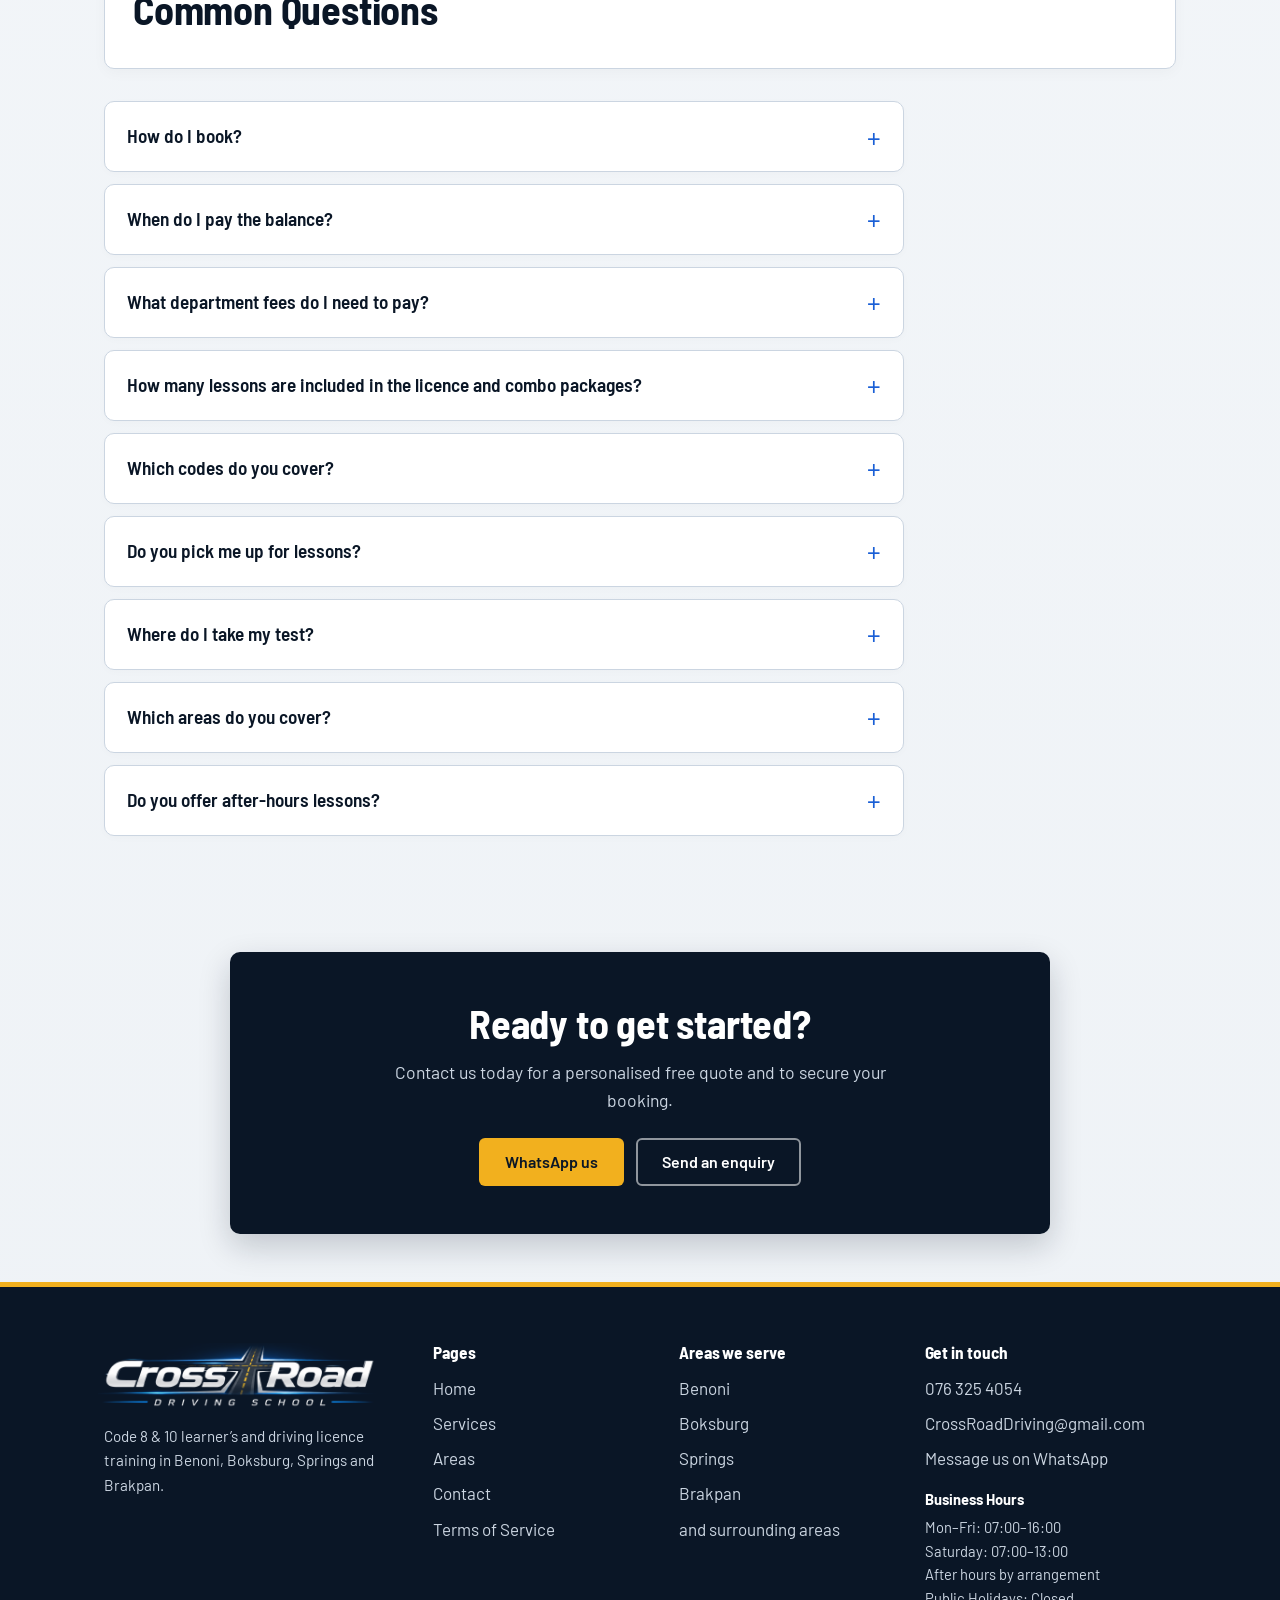
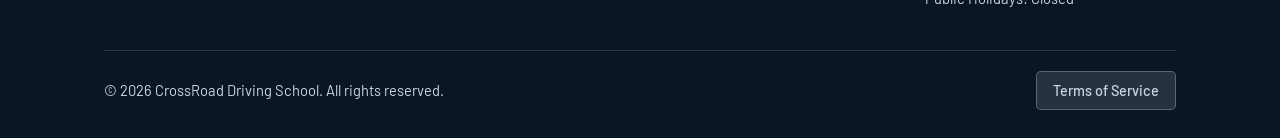
<file: services.html>
<!DOCTYPE html>
<html lang="en-ZA">
<head>
<meta charset="utf-8">
<meta name="viewport" content="width=device-width, initial-scale=1">
<title>Services | CrossRoad Driving School</title>
<meta name="description" content="CrossRoad Driving School services: Code 8 &amp; 10 learner's licence, driving licence, refresher lessons, PrDP, vehicle licence disk renewals and booking assistance.">
<meta name="theme-color" content="#0A1626">
<meta property="og:type" content="website">
<meta property="og:title" content="Services | CrossRoad Driving School">
<meta property="og:description" content="CrossRoad Driving School services: Code 8 &amp; 10 learner's licence, driving licence, refresher lessons, PrDP, vehicle licence disk renewals and booking assistance.">
<meta property="og:image" content="assets/og-image.jpg">
<link rel="icon" href="assets/favicon.svg" type="image/svg+xml">
<link rel="apple-touch-icon" href="assets/apple-touch-icon.png">
<link rel="preconnect" href="https://fonts.googleapis.com">
<link rel="preconnect" href="https://fonts.gstatic.com" crossorigin>
<link href="https://fonts.googleapis.com/css2?family=Barlow:wght@400;500;600&amp;family=Barlow+Semi+Condensed:wght@600;700&amp;display=swap" rel="stylesheet">
<link rel="stylesheet" href="css/styles.css">
</head>
<body>

<a class="skip-link" href="#main">Skip to content</a>
<header class="site-header">
  <div class="container header-inner">
    <a class="brand" href="index.html" aria-label="CrossRoad Driving School, home"><img src="assets/logo-light.png" alt="CrossRoad Driving School" width="1000" height="235"></a>
    <button class="nav-toggle" type="button" aria-expanded="false" aria-controls="site-nav"><span class="sr-only">Menu</span><span class="bars" aria-hidden="true"></span></button>
    <nav id="site-nav" class="nav" aria-label="Main">
      <ul>
        <li><a href="index.html">Home</a></li>
        <li><a href="services.html" aria-current="page">Services</a></li>
        <li><a href="areas.html">Areas</a></li>
        <li><a href="contact.html">Contact</a></li>
      </ul>
      <a class="btn btn--blue" data-whatsapp href="contact.html">WhatsApp us</a>
    </nav>
  </div>
</header>
<main id="main">
<section class="page-hero">
  <div class="container">
    <div class="page-hero-card">
      <h1>Our Services</h1>
      <p>Everything you need to get licensed and on the road. Contact us for a personalised free quote.</p>
    </div>
  </div>
</section>

<!-- PACKAGES -->
<section class="section">
  <div class="container">
    <div class="section-head">
      <h2>Packages</h2>
      <p>Choose the package that fits where you are right now. Contact us for a free quote.</p>
    </div>
    <div class="plan-rows">

      <!-- Learner's only -->
      <article class="plan-row">
        <div>
          <h3>Learner&rsquo;s Licence (Code 8 &amp; 10)</h3>
          <p>Get your Code 8 or Code 10 learner&rsquo;s licence. Includes theory preparation and test booking assistance.</p>
        </div>
        <div style="display:flex;align-items:center;">
          <a class="btn btn--gray" href="contact.html">Contact for a free quote</a>
        </div>
      </article>

      <!-- Licence only -->
      <article class="plan-row">
        <div>
          <h3>Driving Licence (Code 8 &amp; 10)</h3>
          <p>For applicants who already hold a valid learner&rsquo;s licence. Code 8 and Code 10 training. Includes <strong>8&ndash;10 lessons</strong> (parking &amp; road) in the package price. Additional lessons will be added to your outstanding balance.</p>
        </div>
        <div style="display:flex;align-items:center;">
          <a class="btn btn--gray" href="contact.html">Contact for a free quote</a>
        </div>
      </article>

      <!-- Combo package (Best Value) -->
      <article class="plan-row plan-row--best"><span class="badge">Best value</span>
        <div>
          <h3>Learner&rsquo;s &amp; Licence Package</h3>
          <p>From learner&rsquo;s licence to driving licence for Code 8 and Code 10. Includes <strong>8&ndash;10 lessons</strong> (parking &amp; road) in the package price. Additional lessons will be added to your outstanding balance.</p>
        </div>
        <div style="display:flex;align-items:center;">
          <a class="btn btn--blue" href="contact.html">Contact for a free quote</a>
        </div>
      </article>

      <!-- Refresher Lessons -->
      <article class="plan-row">
        <div>
          <h3>Refresher Lessons Package</h3>
          <p>A refresher package of <strong>8 lessons in total</strong>, covering both parking manoeuvres and road driving. Ideal for licensed drivers who want to build confidence or polish their driving skills.</p>
        </div>
        <div style="display:flex;align-items:center;">
          <a class="btn btn--gray" href="contact.html">Contact for a free quote</a>
        </div>
      </article>

    </div>
    <div class="notice-box">
      <p><strong>Department Fees:</strong> All DLTC/traffic department fees are for the applicant&rsquo;s own account and are not included in the package price. Outstanding balance is due once your test date is confirmed.</p>
    </div>
  </div>
</section>

<!-- ADDITIONAL SERVICES -->
<section class="section section--paper">
  <div class="container">
    <div class="section-head">
      <h2>Additional Services</h2>
      <p>We offer a range of supporting services to help you at every step of the licensing process.</p>
    </div>
    <div class="service-grid">

      <div class="service-card">
        <span class="tag">Licence Discs</span>
        <h3>Vehicle Licence Disk Renewals</h3>
        <p>We assist with the renewal of your vehicle licence disk so you stay legal and on the road without the hassle.</p>
        <a class="btn btn--gray" href="contact.html">Contact for a free quote</a>
      </div>

      <div class="service-card">
        <span class="tag">PrDP</span>
        <h3>Professional Driving Permit (PrDP)</h3>
        <p>We assist with PrDP applications for drivers who transport passengers or goods professionally.</p>
        <a class="btn btn--gray" href="contact.html">Contact for a free quote</a>
      </div>

    </div>
  </div>
</section>

<!-- HOW PAYMENT WORKS -->
<section class="section">
  <div class="container">
    <div class="section-head"><h2>How Payment Works</h2></div>
    <ul class="pay-list">
      <li><strong>Book</strong><span>Contact us to get a free quote and secure your booking.</span></li>
      <li><strong>Balance</strong><span>Your outstanding balance is due once your test date has been confirmed.</span></li>
      <li><strong>Extra Lessons</strong><span>Additional lessons beyond those included in your package will be added to your outstanding balance.</span></li>
      <li><strong>Department Fees</strong><span>All department (DLTC/traffic) fees are for the applicant&rsquo;s own account and are not included in the package price.</span></li>
    </ul>
  </div>
</section>

<!-- BUSINESS HOURS -->
<section class="section section--paper">
  <div class="container">
    <div class="section-head">
      <h2>Business Hours</h2>
      <p>We&rsquo;re available during the following hours. After-hours times can be arranged on request.</p>
    </div>
    <div class="hours-grid">
      <div class="hours-card">
        <strong>Monday &ndash; Friday</strong>
        <span>07:00 &ndash; 16:00</span>
      </div>
      <div class="hours-card">
        <strong>Saturday</strong>
        <span>07:00 &ndash; 13:00</span>
      </div>
      <div class="hours-card">
        <strong>After Hours</strong>
        <span>Times after hours can be arranged.</span>
      </div>
      <div class="hours-card">
        <strong>Public Holidays</strong>
        <span>Closed</span>
      </div>
    </div>
  </div>
</section>

<!-- FAQ -->
<section class="section">
  <div class="container">
    <div class="section-head"><h2>Common Questions</h2></div>
    <div class="faq">
      <details><summary>How do I book?</summary><p>Send us a message on WhatsApp or use the form on our contact page. Tell us your area and the service you need and we&rsquo;ll provide a free quote and confirm the details.</p></details>
      <details><summary>When do I pay the balance?</summary><p>Your outstanding balance is due once your test date has been confirmed.</p></details>
      <details><summary>What department fees do I need to pay?</summary><p>All DLTC and traffic department fees are payable by the applicant and are not included in our package prices. We will advise you of the applicable fees when we confirm your booking.</p></details>
      <details><summary>How many lessons are included in the licence and combo packages?</summary><p>The Driving Licence package and the Learner&rsquo;s &amp; Licence Package both include 8&ndash;10 lessons covering parking manoeuvres and road driving. Any additional lessons required will be added to your outstanding balance.</p></details>
      <details><summary>Which codes do you cover?</summary><p>We train for Code 8 and Code 10 learner&rsquo;s and driving licences.</p></details>
      <details><summary>Do you pick me up for lessons?</summary><p>Yes, we offer student pick-up and drop-off depending on your location. Tell us where you live and we&rsquo;ll confirm.</p></details>
      <details><summary>Where do I take my test?</summary><p>We work with the Brakpan, Springs and Boksburg DLTC offices.</p></details>
      <details><summary>Which areas do you cover?</summary><p>Benoni, Boksburg, Springs, Brakpan and surrounding areas. If you&rsquo;re unsure, get in touch and ask.</p></details>
      <details><summary>Do you offer after-hours lessons?</summary><p>Yes, times after hours can be arranged. Contact us to discuss availability.</p></details>
    </div>
  </div>
</section>

<section class="cta-band">
  <div class="container">
    <div class="cta-card">
      <h2>Ready to get started?</h2>
      <p>Contact us today for a personalised free quote and to secure your booking.</p>
      <div class="btn-row">
        <a class="btn btn--yellow" data-whatsapp href="contact.html">WhatsApp us</a>
        <a class="btn btn--outline-light" href="contact.html">Send an enquiry</a>
      </div>
    </div>
  </div>
</section>
</main>
<footer class="site-footer">
  <div class="container">
    <div class="footer-grid">
      <div>
        <a class="footer-logo" href="index.html" aria-label="CrossRoad Driving School, home"><img src="assets/logo-dark.png" alt="CrossRoad Driving School" width="1200" height="288" loading="lazy"></a>
        <p class="footer-about">Code 8 &amp; 10 learner&rsquo;s and driving licence training in Benoni, Boksburg, Springs and Brakpan.</p>
      </div>
      <div>
        <h3>Pages</h3>
        <ul>
          <li><a href="index.html">Home</a></li>
          <li><a href="services.html">Services</a></li>
          <li><a href="areas.html">Areas</a></li>
          <li><a href="contact.html">Contact</a></li>
          <li><a href="tos.html">Terms of Service</a></li>
        </ul>
      </div>
      <div>
        <h3>Areas we serve</h3>
        <ul>
          <li><a href="areas.html#benoni">Benoni</a></li>
          <li><a href="areas.html#boksburg">Boksburg</a></li>
          <li><a href="areas.html#springs">Springs</a></li>
          <li><a href="areas.html#brakpan">Brakpan</a></li>
          <li>and surrounding areas</li>
        </ul>
      </div>
      <div>
        <h3>Get in touch</h3>
        <ul>
          <li><a data-phone href="contact.html"><span data-phone-text>Call us</span></a></li>
          <li><a data-email href="contact.html"><span data-email-text>Email us</span></a></li>
          <li><a data-whatsapp href="contact.html">Message us on WhatsApp</a></li>
        </ul>
        <div style="margin-top:16px;font-size:.92rem;color:var(--on-dark);">
          <strong style="color:#fff;display:block;margin-bottom:4px;">Business Hours</strong>
          Mon&ndash;Fri: 07:00&ndash;16:00<br>
          Saturday: 07:00&ndash;13:00<br>
          After hours by arrangement<br>
          Public Holidays: Closed
        </div>
      </div>
    </div>
    <div class="footer-bottom">
      <span>&copy; 2026 CrossRoad Driving School. All rights reserved.</span>
      <a class="btn-tos" href="tos.html">Terms of Service</a>
    </div>
  </div>
</footer>
<script src="js/config.js"></script>
<script src="js/main.js"></script>
</body>
</html>
</file>
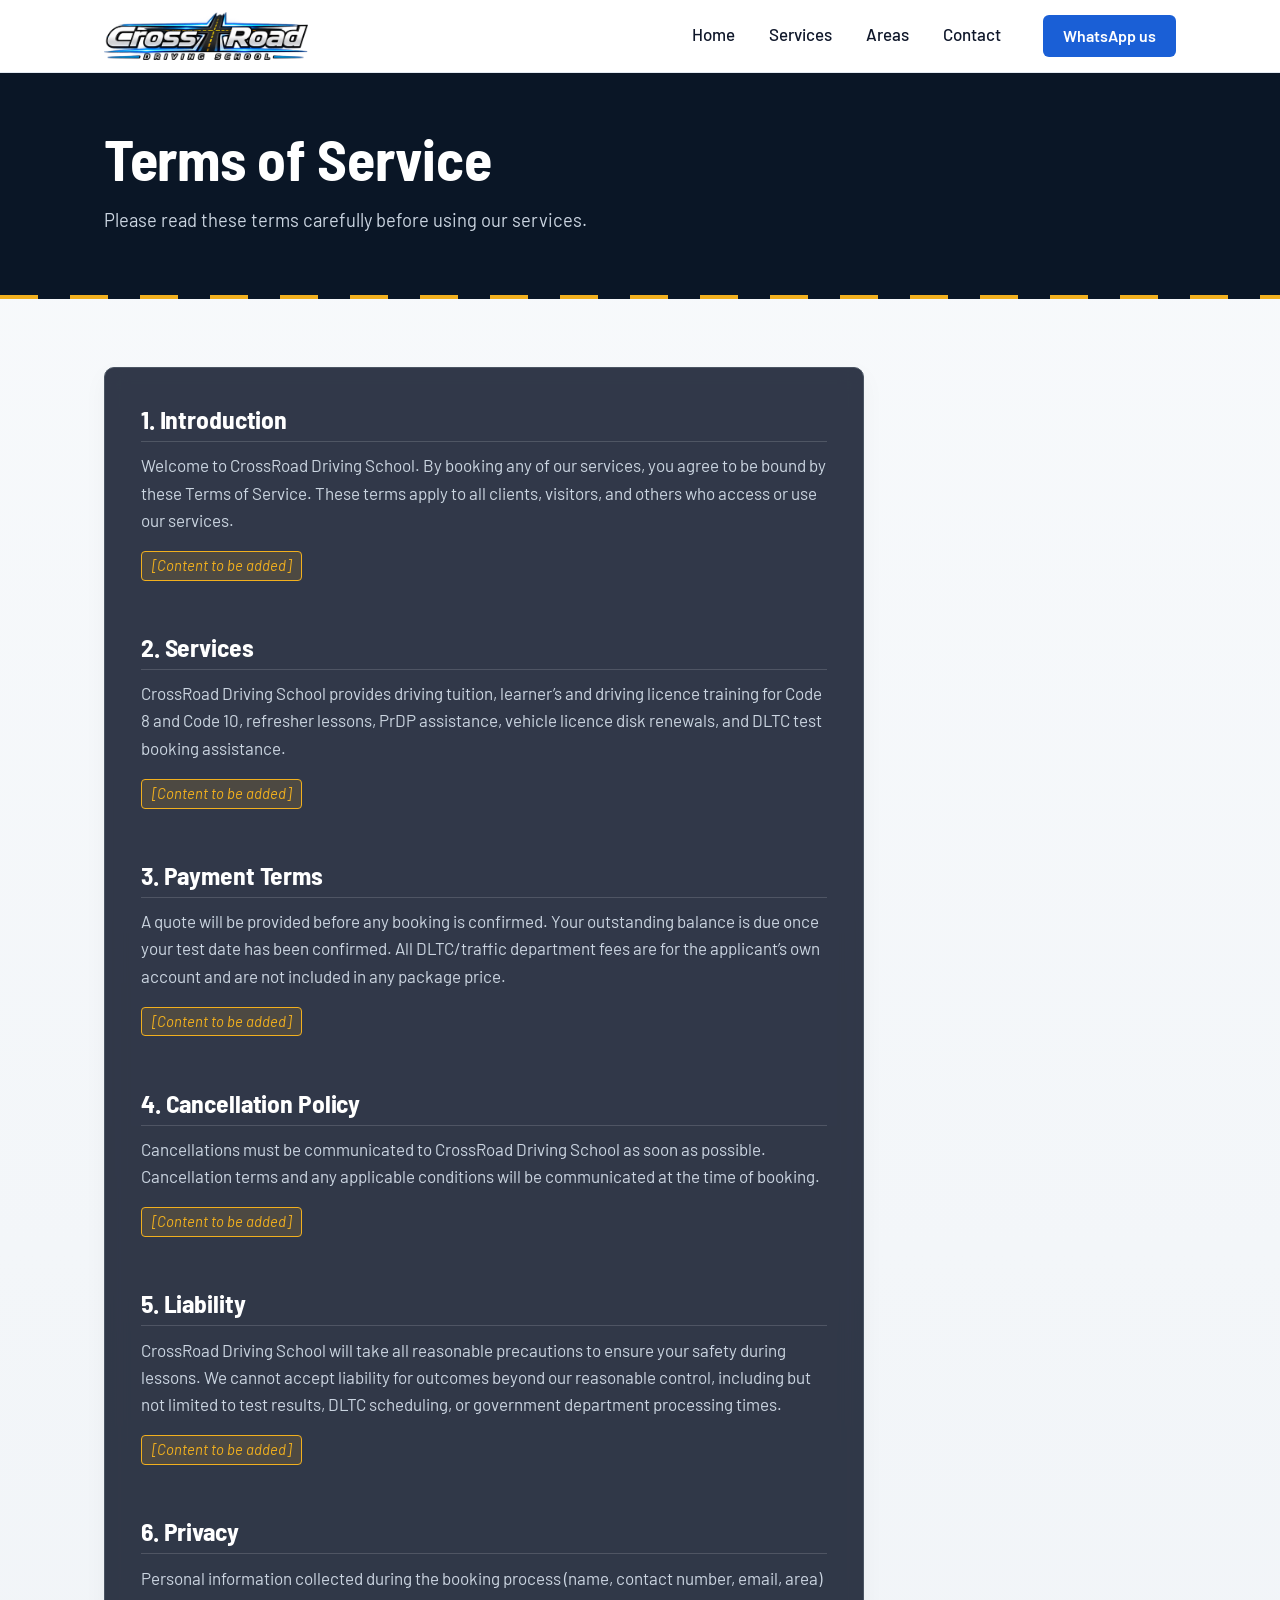
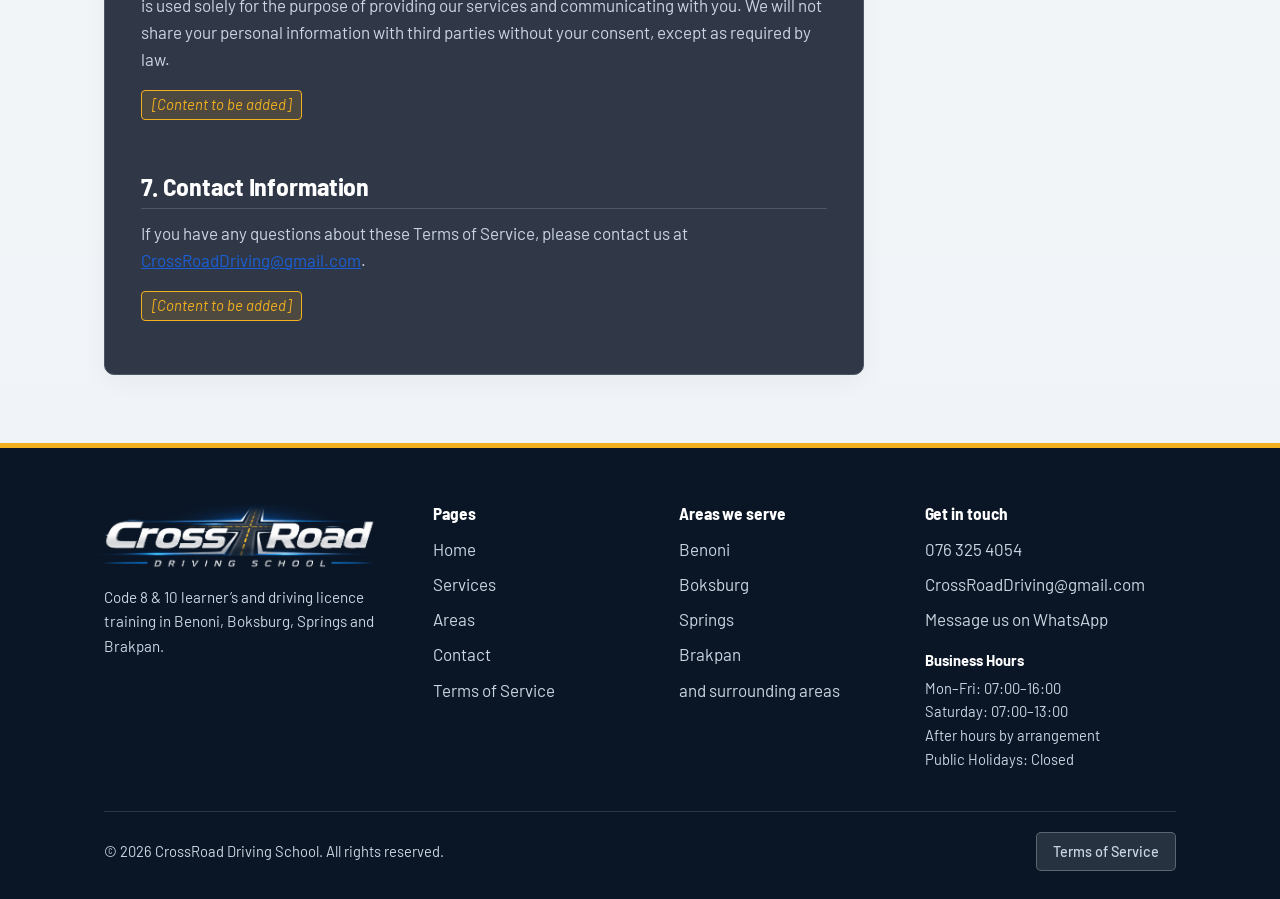
<file: tos.html>
<!DOCTYPE html>
<html lang="en-ZA">
<head>
<meta charset="utf-8">
<meta name="viewport" content="width=device-width, initial-scale=1">
<title>Terms of Service | CrossRoad Driving School</title>
<meta name="description" content="Terms of Service for CrossRoad Driving School.">
<meta name="theme-color" content="#0A1626">
<meta property="og:type" content="website">
<meta property="og:title" content="Terms of Service | CrossRoad Driving School">
<meta property="og:description" content="Terms of Service for CrossRoad Driving School.">
<meta property="og:image" content="assets/og-image.jpg">
<link rel="icon" href="assets/favicon.svg" type="image/svg+xml">
<link rel="apple-touch-icon" href="assets/apple-touch-icon.png">
<link rel="preconnect" href="https://fonts.googleapis.com">
<link rel="preconnect" href="https://fonts.gstatic.com" crossorigin>
<link href="https://fonts.googleapis.com/css2?family=Barlow:wght@400;500;600&amp;family=Barlow+Semi+Condensed:wght@600;700&amp;display=swap" rel="stylesheet">
<link rel="stylesheet" href="css/styles.css">
<style>
  .tos-content{max-width:760px;background:rgba(15,23,42,0.85);backdrop-filter:blur(10px);border:1px solid #4B5563;border-radius:var(--radius);padding:36px}
  .tos-content h2{font-size:1.6rem;margin-top:2em;margin-bottom:.4em;border-bottom:1px solid rgba(255,255,255,0.15);padding-bottom:.3em;color:#FFFFFF}
  .tos-content h2:first-child{margin-top:0}
  .tos-content p{color:var(--on-dark)}
  .tos-placeholder{display:inline-block;background:rgba(242,176,30,0.15);border:1px solid #F2B01E;border-radius:4px;padding:2px 10px;font-size:.93rem;color:#F2B01E;font-style:italic}
</style>
</head>
<body>

<a class="skip-link" href="#main">Skip to content</a>
<header class="site-header">
  <div class="container header-inner">
    <a class="brand" href="index.html" aria-label="CrossRoad Driving School, home"><img src="assets/logo-light.png" alt="CrossRoad Driving School" width="1000" height="235"></a>
    <button class="nav-toggle" type="button" aria-expanded="false" aria-controls="site-nav"><span class="sr-only">Menu</span><span class="bars" aria-hidden="true"></span></button>
    <nav id="site-nav" class="nav" aria-label="Main">
      <ul>
        <li><a href="index.html">Home</a></li>
        <li><a href="services.html">Services</a></li>
        <li><a href="areas.html">Areas</a></li>
        <li><a href="contact.html">Contact</a></li>
      </ul>
      <a class="btn btn--blue" data-whatsapp href="contact.html">WhatsApp us</a>
    </nav>
  </div>
</header>
<main id="main">
<section class="page-hero">
  <div class="container">
    <div class="page-hero-card">
      <h1>Terms of Service</h1>
      <p>Please read these terms carefully before using our services.</p>
    </div>
  </div>
</section>

<section class="section">
  <div class="container">
    <div class="tos-content">

      <h2>1. Introduction</h2>
      <p>Welcome to CrossRoad Driving School. By booking any of our services, you agree to be bound by these Terms of Service. These terms apply to all clients, visitors, and others who access or use our services.</p>
      <p><span class="tos-placeholder">[Content to be added]</span></p>

      <h2>2. Services</h2>
      <p>CrossRoad Driving School provides driving tuition, learner&rsquo;s and driving licence training for Code 8 and Code 10, refresher lessons, PrDP assistance, vehicle licence disk renewals, and DLTC test booking assistance.</p>
      <p><span class="tos-placeholder">[Content to be added]</span></p>

      <h2>3. Payment Terms</h2>
      <p>A quote will be provided before any booking is confirmed. Your outstanding balance is due once your test date has been confirmed. All DLTC/traffic department fees are for the applicant&rsquo;s own account and are not included in any package price.</p>
      <p><span class="tos-placeholder">[Content to be added]</span></p>

      <h2>4. Cancellation Policy</h2>
      <p>Cancellations must be communicated to CrossRoad Driving School as soon as possible. Cancellation terms and any applicable conditions will be communicated at the time of booking.</p>
      <p><span class="tos-placeholder">[Content to be added]</span></p>

      <h2>5. Liability</h2>
      <p>CrossRoad Driving School will take all reasonable precautions to ensure your safety during lessons. We cannot accept liability for outcomes beyond our reasonable control, including but not limited to test results, DLTC scheduling, or government department processing times.</p>
      <p><span class="tos-placeholder">[Content to be added]</span></p>

      <h2>6. Privacy</h2>
      <p>Personal information collected during the booking process (name, contact number, email, area) is used solely for the purpose of providing our services and communicating with you. We will not share your personal information with third parties without your consent, except as required by law.</p>
      <p><span class="tos-placeholder">[Content to be added]</span></p>

      <h2>7. Contact Information</h2>
      <p>If you have any questions about these Terms of Service, please contact us at <a href="mailto:CrossRoadDriving@gmail.com">CrossRoadDriving@gmail.com</a>.</p>
      <p><span class="tos-placeholder">[Content to be added]</span></p>

    </div>
  </div>
</section>
</main>
<footer class="site-footer">
  <div class="container">
    <div class="footer-grid">
      <div>
        <a class="footer-logo" href="index.html" aria-label="CrossRoad Driving School, home"><img src="assets/logo-dark.png" alt="CrossRoad Driving School" width="1200" height="288" loading="lazy"></a>
        <p class="footer-about">Code 8 &amp; 10 learner&rsquo;s and driving licence training in Benoni, Boksburg, Springs and Brakpan.</p>
      </div>
      <div>
        <h3>Pages</h3>
        <ul>
          <li><a href="index.html">Home</a></li>
          <li><a href="services.html">Services</a></li>
          <li><a href="areas.html">Areas</a></li>
          <li><a href="contact.html">Contact</a></li>
          <li><a href="tos.html">Terms of Service</a></li>
        </ul>
      </div>
      <div>
        <h3>Areas we serve</h3>
        <ul>
          <li><a href="areas.html#benoni">Benoni</a></li>
          <li><a href="areas.html#boksburg">Boksburg</a></li>
          <li><a href="areas.html#springs">Springs</a></li>
          <li><a href="areas.html#brakpan">Brakpan</a></li>
          <li>and surrounding areas</li>
        </ul>
      </div>
      <div>
        <h3>Get in touch</h3>
        <ul>
          <li><a data-phone href="contact.html"><span data-phone-text>Call us</span></a></li>
          <li><a data-email href="contact.html"><span data-email-text>Email us</span></a></li>
          <li><a data-whatsapp href="contact.html">Message us on WhatsApp</a></li>
        </ul>
        <div style="margin-top:16px;font-size:.92rem;color:var(--on-dark);">
          <strong style="color:#fff;display:block;margin-bottom:4px;">Business Hours</strong>
          Mon&ndash;Fri: 07:00&ndash;16:00<br>
          Saturday: 07:00&ndash;13:00<br>
          After hours by arrangement<br>
          Public Holidays: Closed
        </div>
      </div>
    </div>
    <div class="footer-bottom">
      <span>&copy; 2026 CrossRoad Driving School. All rights reserved.</span>
      <a class="btn-tos" href="tos.html">Terms of Service</a>
    </div>
  </div>
</footer>
<script src="js/config.js"></script>
<script src="js/main.js"></script>
</body>
</html>
</file>
<file: css/styles.css>
/* CrossRoad Driving School — styles */
:root{
  --navy:#0A1626; --navy-2:#102238; --navy-3:#1B3252;
  --blue:#1A5FD6; --blue-dark:#1449A8; --sky:#6AA8FF;
  --yellow:#F2B01E; --yellow-dark:#DB9A0A;
  --bg:#F8FAFC; --bg-alt:#EEF2F6; --white:#FFFFFF; --ink:#0F172A; --muted:#64748B; --line:#CBD5E1;
  --on-dark:#CBD5E1;
  --radius:10px; --maxw:1120px;
  --font-head:"Barlow Semi Condensed","Barlow",system-ui,sans-serif;
  --font-body:"Barlow",system-ui,-apple-system,"Segoe UI",Roboto,sans-serif;
}
*,*::before,*::after{box-sizing:border-box}
html{scroll-behavior:smooth;-webkit-text-size-adjust:100%;background:var(--bg)}
body{margin:0;font-family:var(--font-body);font-size:1.0625rem;line-height:1.6;color:var(--ink);background:linear-gradient(180deg,#F8FAFC 0%,#EEF2F6 100%)}
img{max-width:100%;height:auto;display:block}
a{color:var(--blue)}
a:hover{color:var(--blue-dark)}
:focus-visible{outline:3px solid var(--sky);outline-offset:3px;border-radius:4px}
.sr-only{position:absolute;width:1px;height:1px;overflow:hidden;clip:rect(0 0 0 0);white-space:nowrap}
.skip-link{position:absolute;left:12px;top:-60px;background:var(--yellow);color:var(--navy);padding:10px 16px;font-weight:600;border-radius:6px;z-index:100;text-decoration:none}
.skip-link:focus{top:12px}
.container{width:100%;max-width:var(--maxw);margin:0 auto;padding:0 24px}

h1,h2,h3{font-family:var(--font-head);font-weight:700;line-height:1.15;margin:0 0 .5em;letter-spacing:-.005em;color:var(--navy)}
h1{font-size:clamp(2.2rem,5vw,3.6rem)}
h2{font-size:clamp(1.7rem,3.2vw,2.5rem)}
h3{font-size:1.35rem}
p{margin:0 0 1em;color:#334155}
.lead{font-size:1.18rem;max-width:60ch;color:#334155}
.muted{color:var(--muted)}

/* Buttons */
.btn{display:inline-flex;align-items:center;justify-content:center;gap:.5em;font:600 1rem/1 var(--font-body);padding:14px 24px;border-radius:6px;border:2px solid transparent;text-decoration:none;cursor:pointer;transition:background-color .15s,color .15s,border-color .15s}
.btn--yellow{background:var(--yellow);color:var(--navy)}
.btn--yellow:hover{background:var(--yellow-dark);color:var(--navy)}
.btn--blue{background:var(--blue);color:#fff}
.btn--blue:hover{background:var(--blue-dark);color:#fff}
.btn--gray{background:#334155;color:#FFFFFF;border-color:#334155}
.btn--gray:hover{background:#1E293B;border-color:#1E293B;color:#FFFFFF}
.btn--outline-light{border-color:rgba(255,255,255,.55);color:#fff}
.btn--outline-light:hover{background:rgba(255,255,255,.12);color:#fff;border-color:#fff}
.btn--outline-dark{border-color:#CBD5E1;color:var(--ink);background:#FFFFFF}
.btn--outline-dark:hover{border-color:var(--blue);color:var(--blue)}
.btn-row{display:flex;flex-wrap:wrap;gap:12px;margin-top:24px}
.btn-tos{display:inline-flex;align-items:center;justify-content:center;padding:7px 16px;background:rgba(255,255,255,0.12);border:1px solid rgba(255,255,255,0.25);border-radius:5px;color:#FFFFFF;font-size:.9rem;font-weight:500;text-decoration:none;transition:background .15s,border-color .15s}
.btn-tos:hover{background:rgba(255,255,255,0.22);border-color:#FFFFFF;color:#FFFFFF;text-decoration:none}

/* Header */
.site-header{position:sticky;top:0;z-index:50;background:#FFFFFF;border-bottom:1px solid #E2E8F0;box-shadow:0 2px 8px rgba(0,0,0,0.03)}
.header-inner{display:flex;align-items:center;justify-content:space-between;gap:20px;min-height:72px}
.brand img{height:48px;width:auto}
.nav{display:flex;align-items:center;gap:28px}
.nav ul{display:flex;gap:6px;list-style:none;margin:0;padding:0}
.nav ul a{display:block;padding:10px 14px;color:var(--ink);text-decoration:none;font-weight:500;border-bottom:3px solid transparent}
.nav ul a:hover{color:var(--blue)}
.nav ul a[aria-current="page"]{color:var(--blue);border-bottom-color:var(--yellow);font-weight:600}
.nav .btn{padding:11px 18px}
.nav-toggle{display:none;background:none;border:1px solid #CBD5E1;border-radius:6px;width:44px;height:44px;cursor:pointer;padding:0;align-items:center;justify-content:center}
.nav-toggle .bars,.nav-toggle .bars::before,.nav-toggle .bars::after{display:block;width:20px;height:2px;background:var(--ink);content:"";position:relative}
.nav-toggle .bars::before{position:absolute;top:-6px}
.nav-toggle .bars::after{position:absolute;top:6px}

/* Hero */
.hero{position:relative;background:var(--navy);color:#fff;padding:64px 0 80px}
.hero::after,.page-hero::after{content:"";position:absolute;left:0;right:0;bottom:0;height:4px;background:repeating-linear-gradient(90deg,var(--yellow) 0 38px,transparent 38px 70px)}
.hero-grid{display:grid;grid-template-columns:1.2fr .8fr;gap:40px;align-items:center}
.hero h1,.hero-card h1,.page-hero h1,.page-hero-card h1,.cta-card h2{color:#fff}
.hero-card h1{margin-bottom:.35em}
.hero .lead,.hero-card .lead,.page-hero p,.page-hero-card p{color:var(--on-dark)}
.hero-note{margin-top:18px;color:var(--on-dark);font-size:.95rem}

/* Signpost */
.signpost-card{display:flex;flex-direction:column;align-items:center}
.signpost{position:relative;display:flex;flex-direction:column;gap:12px;padding:6px 0;width:100%;filter:drop-shadow(0 6px 12px rgba(0,0,0,.35))}
.signpost::before{content:"";position:absolute;left:50%;top:-10px;bottom:-10px;width:8px;transform:translateX(-50%);background:linear-gradient(90deg,#3A4B66,#5A6D8C,#3A4B66);border-radius:3px}
.sign{position:relative;display:block;width:90%;padding:14px 44px 14px 22px;background:var(--blue);color:#fff;font:700 1.4rem/1.1 var(--font-head);text-decoration:none;clip-path:polygon(0 0,calc(100% - 24px) 0,100% 50%,calc(100% - 24px) 100%,0 100%);transition:transform .2s ease,box-shadow .2s ease,background-color .15s}
.sign small{display:block;font:500 .82rem/1.3 var(--font-body);color:#D3E3FF;margin-top:2px}
.sign:hover{transform:translateY(-3px) scale(1.02);box-shadow:0 8px 20px rgba(26,95,214,.35);background:#2A72EE;color:#fff}
.sign:active,.sign.clicked{transform:scale(0.96);box-shadow:none}
.sign--left{margin-left:auto;padding:14px 22px 14px 44px;text-align:right;clip-path:polygon(24px 0,100% 0,100% 100%,24px 100%,0 50%)}
.signpost-caption{margin:16px 0 0;text-align:center;color:var(--on-dark);font-size:.92rem}

/* Page hero (inner pages) */
.page-hero{position:relative;background:var(--navy);color:#fff;padding:52px 0 64px}
.page-hero h1{color:#fff;margin-bottom:.25em}
.page-hero p{color:var(--on-dark);max-width:62ch;font-size:1.15rem;margin:0}

/* Strip */
.strip{background:#F1F5F9;border-bottom:1px solid #E2E8F0;padding:24px 0}
.strip-grid{display:grid;grid-template-columns:repeat(3,1fr);gap:20px;padding:0;margin:0;list-style:none}
.strip-item{display:flex;gap:14px;align-items:flex-start;background:#FFFFFF;border:1px solid #CBD5E1;border-radius:var(--radius);padding:22px 24px;box-shadow:0 4px 12px rgba(0,0,0,0.03)}
.strip-item svg{flex:none;width:28px;height:28px;color:var(--blue);margin-top:2px}
.strip-item strong{display:block;font-family:var(--font-head);font-size:1.15rem;line-height:1.2;color:var(--navy)}
.strip-item span{display:block;color:var(--muted);font-size:.95rem;line-height:1.4;margin-top:4px}

/* Sections */
.section{padding:68px 0}
.section--paper{background:#F1F5F9}
.section-head{background:#FFFFFF;border:1px solid #CBD5E1;border-radius:var(--radius);padding:26px 28px;margin-bottom:32px;box-shadow:0 4px 14px rgba(0,0,0,0.03)}
.section-head h2{margin-bottom:.25em}
.section-head p{color:var(--muted);font-size:1.1rem;margin:0}

/* Plans (home) */
.plans{display:grid;grid-template-columns:repeat(auto-fill,minmax(250px,1fr));gap:22px;align-items:stretch}
.plan{position:relative;display:flex;flex-direction:column;background:#F1F5F9;border:1px solid #94A3B8;border-radius:var(--radius);padding:28px 24px;box-shadow:0 4px 14px rgba(0,0,0,0.04)}
.plan--best{background:#FFFFFF;border:2px solid var(--blue);box-shadow:0 10px 30px rgba(26,95,214,.12)}
.badge{position:absolute;top:-13px;left:20px;background:var(--yellow);color:var(--navy);font:700 .85rem/1 var(--font-head);padding:6px 12px;border-radius:5px}
.plan h3{margin-bottom:.3em;color:var(--navy)}
.plan-desc{color:#475569;margin-bottom:20px;font-size:.98rem}
.plan .btn{margin-top:auto}
.fine{color:var(--muted);font-size:.95rem;margin-top:24px;display:inline-block;background:#FFFFFF;border:1px solid #CBD5E1;border-radius:6px;padding:12px 18px}

/* Notice box */
.notice-box{background:#FFFBEB;border:1px solid #F59E0B;border-radius:var(--radius);padding:20px 24px;margin-top:24px;color:#92400E}
.notice-box p{margin:0 0 .5em;color:#92400E}
.notice-box p:last-child{margin:0}
.notice-box strong{color:#B45309}

/* Steps */
.steps{list-style:none;margin:0;padding:0;display:grid;grid-template-columns:repeat(4,1fr);gap:20px;counter-reset:step}
.steps li{counter-increment:step;position:relative;padding:52px 22px 22px;background:#FFFFFF;border:1px solid #CBD5E1;border-radius:var(--radius);box-shadow:0 4px 12px rgba(0,0,0,0.03)}
.steps li::before{content:counter(step);position:absolute;top:16px;left:20px;width:34px;height:34px;border-radius:50%;background:var(--navy);color:#fff;font:700 1.25rem/34px var(--font-head);text-align:center}
.steps h3{font-size:1.25rem;margin-bottom:.3em;color:var(--navy)}
.steps p{color:var(--muted);margin:0;font-size:.95rem}

/* Areas split */
.split{display:grid;grid-template-columns:1fr 1fr;gap:36px;align-items:stretch}
.text-block{background:#FFFFFF;border:1px solid #CBD5E1;border-radius:var(--radius);padding:32px 28px;box-shadow:0 4px 12px rgba(0,0,0,0.03);display:flex;flex-direction:column;justify-content:center}
.panel{background:#FFFFFF;border:1px solid #CBD5E1;border-radius:var(--radius);padding:28px 26px;box-shadow:0 4px 12px rgba(0,0,0,0.03)}
.panel h3{font-size:1.2rem;margin-bottom:.6em;color:var(--navy)}
.panel h3:not(:first-child){margin-top:1.4em}
.tick-list{list-style:none;margin:0;padding:0}
.tick-list li{display:flex;gap:10px;padding:6px 0;align-items:baseline;color:#475569}
.tick-list li::before{content:"";flex:none;width:8px;height:8px;background:var(--yellow);border-radius:2px;transform:translateY(-1px)}

/* CTA band */
.cta-band{padding:48px 0}
.cta-card{background:var(--navy);color:#fff;border-radius:var(--radius);padding:48px 32px;text-align:center;max-width:820px;margin:0 auto;box-shadow:0 12px 32px rgba(10,22,38,0.2)}
.cta-card h2{color:#fff;margin-bottom:.3em}
.cta-card p{color:var(--on-dark);margin:0 auto;max-width:52ch;font-size:1.1rem}
.cta-card .btn-row{justify-content:center}

/* Plan rows (services) */
.plan-rows{display:grid;gap:18px}
.plan-row{position:relative;display:grid;grid-template-columns:1.4fr 1fr;gap:20px;align-items:center;background:#F1F5F9;border:1px solid #94A3B8;border-radius:var(--radius);padding:26px 28px;box-shadow:0 4px 14px rgba(0,0,0,0.03)}
.plan-row--best{background:#FFFFFF;border:2px solid var(--blue);box-shadow:0 10px 30px rgba(26,95,214,.12)}
.plan-row h3{margin-bottom:.2em;color:var(--navy)}
.plan-row p{margin:0;color:#475569;font-size:1rem}

/* Additional service cards */
.service-grid{display:grid;grid-template-columns:repeat(auto-fill,minmax(270px,1fr));gap:22px}
.service-card{background:#FFFFFF;border:1px solid #CBD5E1;border-radius:var(--radius);padding:28px 24px;display:flex;flex-direction:column;gap:14px;box-shadow:0 4px 12px rgba(0,0,0,0.03)}
.service-card h3{margin:0;font-size:1.3rem;color:var(--navy)}
.service-card p{margin:0;color:var(--muted);font-size:1rem;flex:1}
.service-card .btn{align-self:flex-start;margin-top:auto}
.service-card .tag{display:inline-block;background:#EEF2F6;border:1px solid #E2E8F0;border-radius:4px;padding:3px 10px;font-size:.82rem;font-weight:600;color:#475569;margin-bottom:4px}

/* Business hours */
.hours-grid{display:grid;grid-template-columns:repeat(auto-fill,minmax(210px,1fr));gap:16px}
.hours-card{background:#FFFFFF;border:1px solid #CBD5E1;border-radius:var(--radius);padding:20px 22px;box-shadow:0 4px 12px rgba(0,0,0,0.03)}
.hours-card strong{display:block;font-family:var(--font-head);font-size:1.15rem;margin-bottom:4px;color:var(--navy)}
.hours-card span{color:var(--muted);font-size:1rem}

/* Pay list */
.pay-list{list-style:none;margin:0;padding:0;display:grid;gap:14px;max-width:760px}
.pay-list li{display:grid;grid-template-columns:140px 1fr;gap:18px;padding:18px 22px;background:#FFFFFF;border:1px solid #CBD5E1;border-radius:var(--radius);box-shadow:0 4px 12px rgba(0,0,0,0.03)}
.pay-list strong{font-family:var(--font-head);font-size:1.2rem;color:var(--blue)}
.pay-list span{color:#475569}

/* FAQ */
.faq{max-width:800px;display:grid;gap:12px}
.faq details{background:#FFFFFF;border:1px solid #CBD5E1;border-radius:var(--radius);padding:14px 22px;box-shadow:0 2px 8px rgba(0,0,0,0.02)}
.faq summary{cursor:pointer;list-style:none;padding:8px 36px 8px 0;font:600 1.2rem/1.3 var(--font-head);position:relative;color:var(--navy)}
.faq summary::-webkit-details-marker{display:none}
.faq summary::after{content:"+";position:absolute;right:0;top:50%;transform:translateY(-50%);font:400 1.7rem/1 var(--font-body);color:var(--blue)}
.faq details[open] summary::after{content:"\2013"}
.faq details p{color:#475569;padding:10px 0 6px;margin:0;max-width:64ch}

/* Areas page */
.town-grid{display:grid;grid-template-columns:repeat(2,1fr);gap:20px}
.town{background:#FFFFFF;border:1px solid #CBD5E1;border-left:6px solid var(--blue);border-radius:var(--radius);padding:24px 26px;scroll-margin-top:100px;box-shadow:0 4px 12px rgba(0,0,0,0.03)}
.town h3{margin-bottom:.25em;color:var(--navy)}
.town p{margin:0;color:var(--muted)}
.dltc-grid{display:grid;grid-template-columns:repeat(3,1fr);gap:20px}
.dltc{background:#FFFFFF;border:1px solid #CBD5E1;border-radius:var(--radius);padding:24px 26px;box-shadow:0 4px 12px rgba(0,0,0,0.03)}
.dltc h3{margin-bottom:.4em;color:var(--navy)}
.dltc a{font-weight:600}

/* Contact */
.contact-layout{display:grid;grid-template-columns:.85fr 1.15fr;gap:36px;align-items:start}
.info-list{list-style:none;margin:0 0 28px;padding:0;display:grid;gap:14px}
.info-list li{display:flex;gap:14px;align-items:flex-start;background:#FFFFFF;border:1px solid #CBD5E1;border-radius:var(--radius);padding:18px 20px;box-shadow:0 4px 12px rgba(0,0,0,0.03)}
.info-list svg{flex:none;width:26px;height:26px;color:var(--blue);margin-top:2px}
.info-list small{display:block;color:var(--muted);font-size:.9rem}
.info-list a,.info-list strong{font-weight:600;font-size:1.05rem;color:var(--navy)}
.form{background:#FFFFFF;border:1px solid #CBD5E1;border-radius:var(--radius);padding:32px 28px;box-shadow:0 8px 24px rgba(0,0,0,0.04)}
.form h2{font-size:1.6rem;color:var(--navy);margin-bottom:.6em}
.field{margin-bottom:16px}
.field label{display:block;font-weight:600;margin-bottom:6px;color:var(--navy);font-size:.95rem}
.field input,.field select,.field textarea{width:100%;font:inherit;padding:12px 14px;border:1px solid #CBD5E1;border-radius:6px;background:#FFFFFF;color:var(--ink)}
.field textarea{min-height:110px;resize:vertical}
.field input:focus,.field select:focus,.field textarea:focus{outline:3px solid rgba(26,95,214,.2);border-color:var(--blue)}
.field-row{display:grid;grid-template-columns:1fr 1fr;gap:16px}
.form-status{min-height:1.5em;margin:14px 0 0;font-weight:500}
.form-hint{color:var(--muted);font-size:.92rem;margin-top:12px}

/* Terms of Service page */
.tos-content{max-width:760px;background:#FFFFFF;border:1px solid #CBD5E1;border-radius:var(--radius);padding:36px;box-shadow:0 8px 24px rgba(0,0,0,0.04)}
.tos-content h2{font-size:1.6rem;margin-top:2em;margin-bottom:.4em;border-bottom:1px solid #E2E8F0;padding-bottom:.3em;color:var(--navy)}
.tos-content h2:first-child{margin-top:0}
.tos-content p{color:#475569}
.tos-placeholder{display:inline-block;background:#FFFBEB;border:1px solid #F59E0B;border-radius:4px;padding:2px 10px;font-size:.93rem;color:#B45309;font-style:italic}

/* Footer */
.site-footer{background:var(--navy);color:var(--on-dark);padding:56px 0 28px;border-top:5px solid var(--yellow)}
.footer-grid{display:grid;grid-template-columns:1.4fr 1fr 1fr 1.2fr;gap:36px}
.footer-logo img{width:min(280px,100%);mix-blend-mode:screen;margin-left:-6px}
.footer-about{margin:14px 0 0;font-size:.95rem;max-width:34ch;color:var(--on-dark)}
.site-footer h3{font-size:1.08rem;color:#fff;margin-bottom:.7em}
.site-footer ul{list-style:none;margin:0;padding:0}
.site-footer li{margin-bottom:8px}
.site-footer a{color:var(--on-dark);text-decoration:none}
.site-footer a:hover{color:#fff;text-decoration:underline}
.footer-bottom{margin-top:40px;padding-top:20px;border-top:1px solid rgba(255,255,255,0.14);font-size:.92rem;display:flex;flex-wrap:wrap;gap:12px 24px;justify-content:space-between;align-items:center}

/* Intro overlay */
.intro-overlay{position:fixed;top:0;left:0;right:0;bottom:0;width:100%;height:100%;z-index:99999;background:#000;display:flex;align-items:center;justify-content:center;transition:opacity .6s ease;overflow:hidden}
.intro-overlay.fade-out{opacity:0;pointer-events:none}
.intro-video{position:absolute;top:0;left:0;width:100%;height:100%;object-fit:cover}
.intro-skip{position:absolute;bottom:28px;right:28px;background:rgba(255,255,255,.2);border:1px solid rgba(255,255,255,.45);color:#fff;padding:10px 22px;border-radius:6px;font:600 .95rem var(--font-body);cursor:pointer;z-index:2;transition:background .15s}
.intro-skip:hover{background:rgba(255,255,255,.35)}

/* Responsive Mobile Refinements */
@media (max-width:960px){
  .hero-grid{grid-template-columns:1fr;gap:28px}
  .signpost{max-width:440px;margin:0 auto}
  .strip-grid{grid-template-columns:1fr}
  .plans{grid-template-columns:1fr;max-width:540px;margin:0 auto}
  .steps{grid-template-columns:repeat(2,1fr);gap:16px}
  .split,.contact-layout{grid-template-columns:1fr;gap:24px}
  .plan-row{grid-template-columns:1fr}
  .dltc-grid{grid-template-columns:1fr}
  .footer-grid{grid-template-columns:1fr 1fr}
}
@media (max-width:820px){
  .nav-toggle{display:inline-flex}
  .nav{position:absolute;left:0;right:0;top:100%;background:#FFFFFF;border-bottom:1px solid #CBD5E1;flex-direction:column;align-items:stretch;gap:0;padding:8px 20px 20px;display:none;box-shadow:0 8px 24px rgba(0,0,0,0.08)}
  .nav.is-open{display:flex}
  .nav ul{flex-direction:column;gap:0}
  .nav ul a{padding:14px 4px;border-bottom:1px solid #E2E8F0;color:var(--ink)}
  .nav ul a[aria-current="page"]{border-bottom-color:var(--yellow);color:var(--blue)}
  .nav .btn{margin-top:16px}
}
@media (max-width:620px){
  body{font-size:.98rem}
  .container{padding:0 16px}
  .hero{padding:36px 0 44px}
  .hero h1{font-size:2.1rem;line-height:1.15;margin-bottom:.35em}
  .hero .lead{font-size:1.05rem}
  .sign{width:100%;font-size:1.2rem;padding:12px 18px;clip-path:none;border-radius:6px;text-align:center}
  .sign--left{text-align:center}
  .signpost::before{display:none}
  .section{padding:44px 0}
  .section-head{padding:20px 18px;margin-bottom:20px}
  .strip{padding:16px 0}
  .strip-item{padding:16px 18px}
  .plan{padding:22px 18px}
  .steps{grid-template-columns:1fr;gap:14px}
  .steps li{padding:48px 18px 18px}
  .town-grid,.field-row{grid-template-columns:1fr}
  .plan-row{padding:20px 18px}
  .pay-list li{grid-template-columns:1fr;gap:6px;padding:16px 18px}
  .form{padding:22px 18px}
  .footer-grid{grid-template-columns:1fr;gap:28px}
  .brand img{height:40px}
  .btn-row .btn{flex:1 1 100%}
  .service-card .btn{align-self:stretch;text-align:center;justify-content:center}
  .plans{max-width:100%}
  .cta-band{padding:32px 0}
  .cta-card{padding:28px 18px}
  .text-block{padding:22px 18px}
  .tos-content{padding:22px 18px}
}
@media (prefers-reduced-motion:reduce){
  html{scroll-behavior:auto}
  .sign{animation:none}
  *{transition:none!important}
}
</file>
